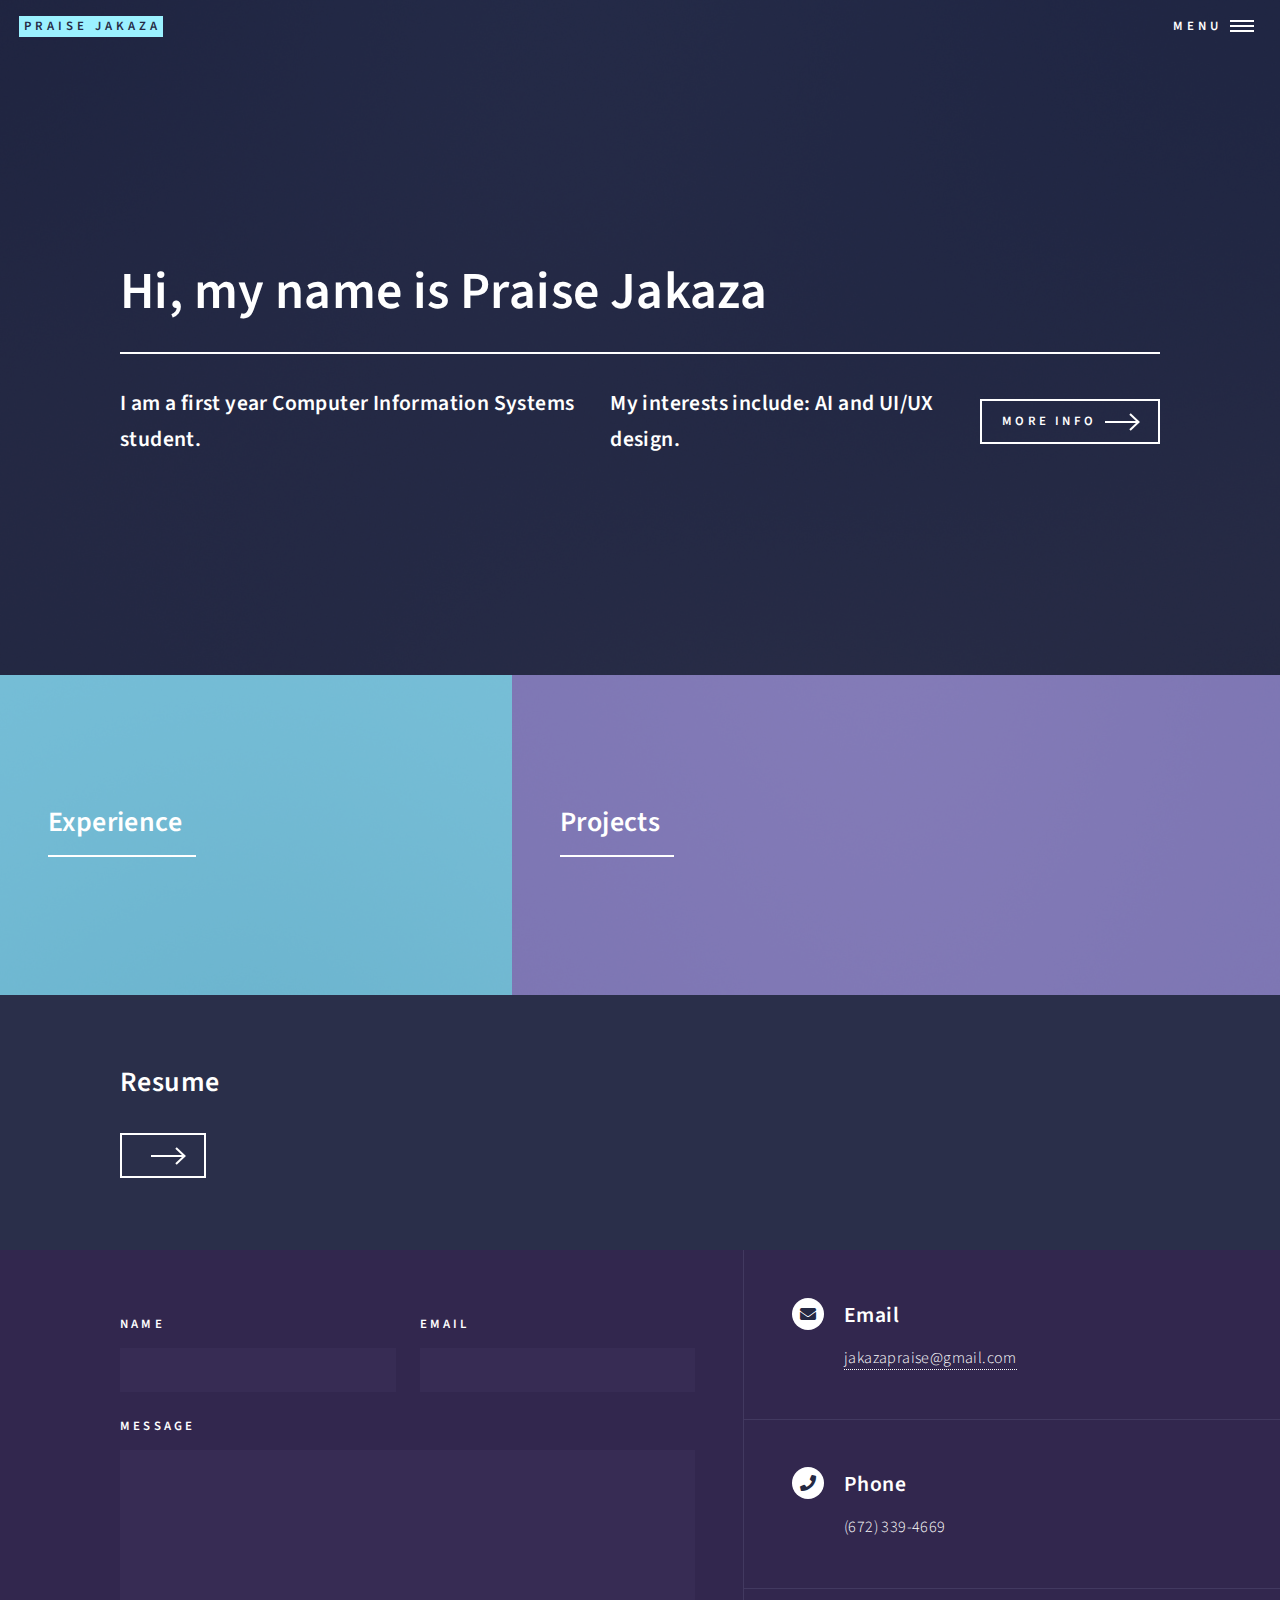
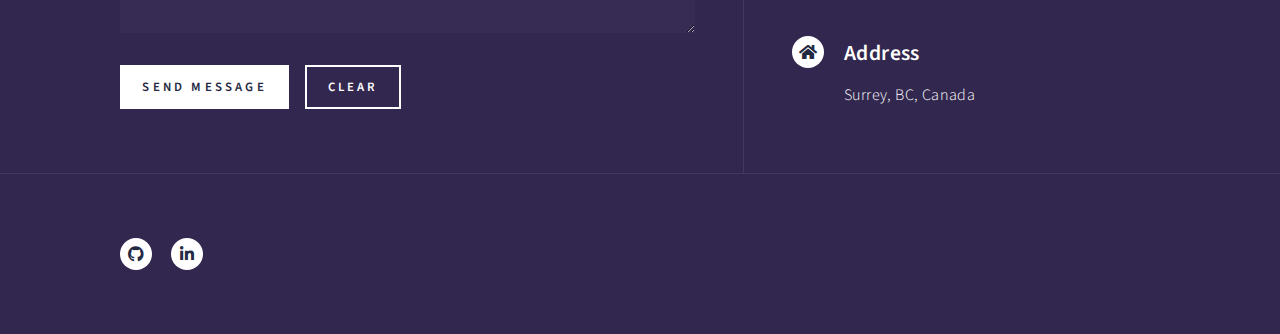
<file: index.html>
<!DOCTYPE HTML>
<html>
	<head>
		<title>Praise Jakaza-Home Page</title>
		<meta charset="utf-8" />
		<meta name="viewport" content="width=device-width, initial-scale=1, user-scalable=no" />
		<link rel="stylesheet" href="assets/css/main.css" />
		<noscript><link rel="stylesheet" href="assets/css/noscript.css" /></noscript>
	</head>
	<body class="is-preload">

		<!-- Wrapper -->
			<div id="wrapper">

				<!-- Header -->
					<header id="header" class="alt">
						<a href="index.html" class="logo"><strong>Praise Jakaza</strong></a>
						<nav>
							<a href="#menu">Menu</a>
						</nav>
					</header>

				<!-- Menu -->
					<nav id="menu">
						<ul class="links">
							<li><a href="index.html">Home</a></li>
							<li><a href="experience.html">Experience</a></li>
							<li><a href="projects.html">Projects</a></li>
							<li><a href="contact.html">Contact</a></li>
						</ul>
					</nav>

				<!-- Banner -->
					<section id="banner" class="major">
						<div class="inner">
							<header class="major">
								<h1>Hi, my name is Praise Jakaza</h1>
							</header>
							<div class="content">
								<h3>I am a first year Computer Information Systems student.</h3>
									<h3>My interests include: AI and UI/UX design.</h3> 
								<ul class="actions">
									<li><a href="#one" class="button next scrolly">More Info</a></li>
								</ul>
							</div>
						</div>
					</section>

				<!-- Main -->
					<div id="main">

						<!-- One -->
							<section id="one" class="tiles">
								<article>
									<span class="image">
										<img src="images/pic01.jpg" alt="Praise Jakaza" />
									</span>
									<header class="major">
										<h3><a href="experience.html" class="link">Experience</a></h3>
									</header>
								</article>
								<article>
									<span class="image">
										<img src="images/pic02.jpg" alt="Praise Jakaza" />
									</span>
									<header class="major">
										<h3><a href="projects.html" class="link">Projects</a></h3>
									</header>
								</article>
							</section>

						<!-- Two -->
							<section id="two">
								<div class="inner">
									<header>
										<div class="major">
											<h2>Resume</h2>
											<ul class="actions">
												<li><a href="resume.pdf" class="button next"></a></li>
											</ul>
											</div>
									</header>
								</div>
							</section>

					</div>

				<!-- Contact -->
					<section id="contact">
						<div class="inner">
							<section>
								<form method="post" action="#">
									<div class="fields">
										<div class="field half">
											<label for="name">Name</label>
											<input type="text" name="name" id="name" />
										</div>
										<div class="field half">
											<label for="email">Email</label>
											<input type="text" name="email" id="email" />
										</div>
										<div class="field">
											<label for="message">Message</label>
											<textarea name="message" id="message" rows="6"></textarea>
										</div>
									</div>
									<ul class="actions">
										<li><input type="submit" value="Send Message" class="primary" /></li>
										<li><input type="reset" value="Clear" /></li>
									</ul>
								</form>
							</section>
							<section class="split">
								<section>
									<div class="contact-method">
										<span class="icon solid alt fa-envelope"></span>
										<h3>Email</h3>
										<a href="#">jakazapraise@gmail.com</a>
									</div>
								</section>
								<section>
									<div class="contact-method">
										<span class="icon solid alt fa-phone"></span>
										<h3>Phone</h3>
										<span>(672) 339-4669</span>
									</div>
								</section>
								<section>
									<div class="contact-method">
										<span class="icon solid alt fa-home"></span>
										<h3>Address</h3>
										<span>Surrey, BC, Canada</span>
									</div>
								</section>
							</section>
						</div>
					</section>

				<!-- Footer -->
					<footer id="footer">
						<div class="inner">
							<ul class="icons">
								<li><a href="https://github.com/praisej04" class="icon brands alt fa-github"><span class="label">GitHub</span></a></li>
								<li><a href="https://www.linkedin.com/in/praise-jakaza-a1793926a" class="icon brands alt fa-linkedin-in"><span class="label">LinkedIn</span></a></li>
						</div>
					</footer>

			</div>

		<!-- Scripts -->
			<script src="assets/js/jquery.min.js"></script>
			<script src="assets/js/jquery.scrolly.min.js"></script>
			<script src="assets/js/jquery.scrollex.min.js"></script>
			<script src="assets/js/browser.min.js"></script>
			<script src="assets/js/breakpoints.min.js"></script>
			<script src="assets/js/util.js"></script>
			<script src="assets/js/main.js"></script>

	</body>
</html>
</file>
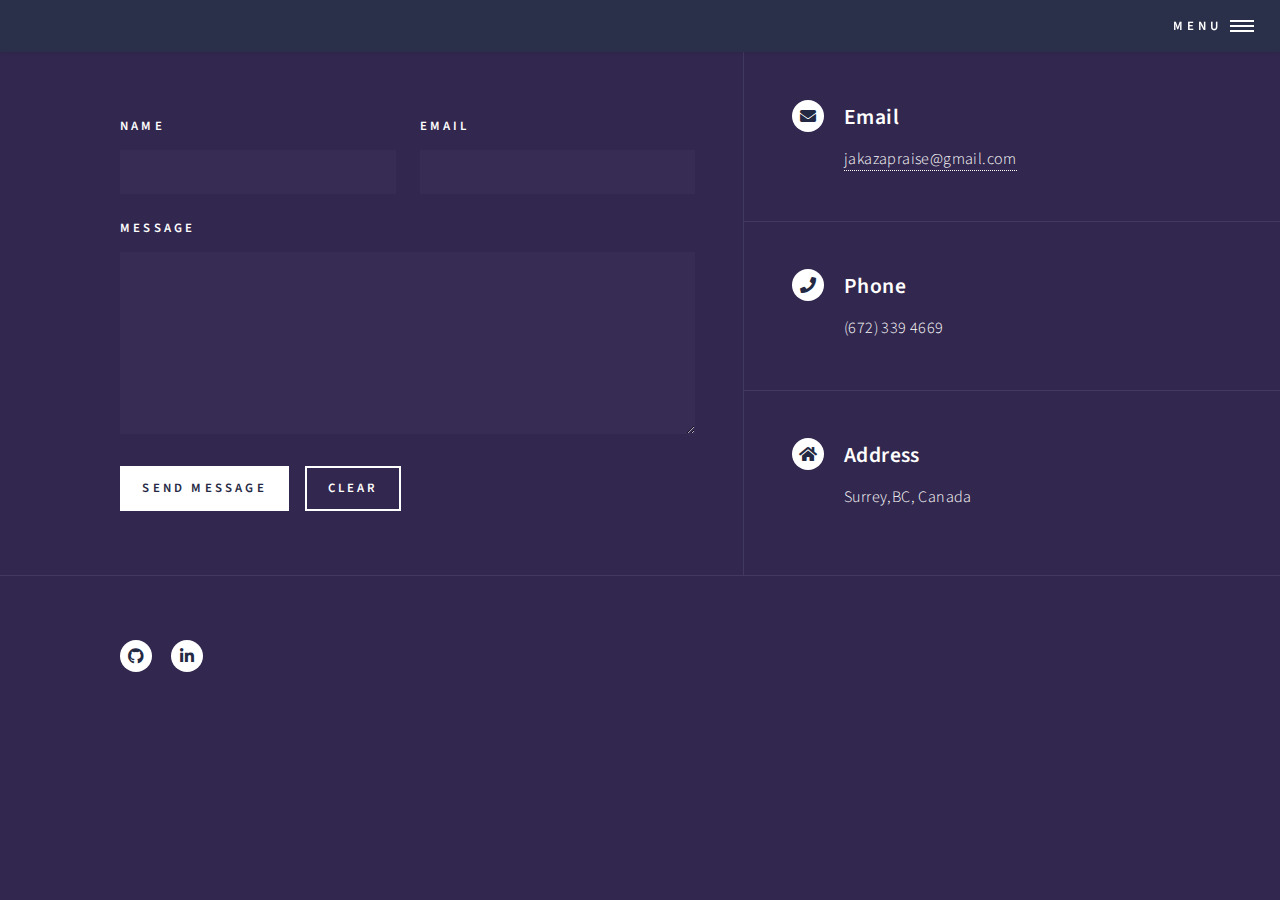
<file: contact.html>
<!DOCTYPE HTML>
<html>
	<head>
		<title>Praaise Jakaza- Landing Page</title>
		<meta charset="utf-8" />
		<meta name="viewport" content="width=device-width, initial-scale=1, user-scalable=no" />
		<link rel="stylesheet" href="assets/css/main.css" />
		<noscript><link rel="stylesheet" href="assets/css/noscript.css" /></noscript>
	</head>
	<body class="is-preload">
		<!-- Wrapper -->
		<div id="wrapper">

			<!-- Header -->
			<header id="header">
				<nav>
					<a href="#menu">Menu</a>
				</nav>
			</header>

			<!-- Menu -->
			<nav id="menu">
				<ul class="links">
					<li><a href="index.html">Home</a></li>
					<li><a href="experience.html">Experience</a></li>
					<li><a href="projects.html">Projects</a></li>
					<li><a href="contact.html">Contact</a></li>
				</ul>
			</nav>

			<!-- Contact -->
			<section id="contact">
				<div class="inner">
					<section>
						<form method="post" action="#">
							<div class="fields">
								<div class="field half">
									<label for="name">Name</label>
									<input type="text" name="name" id="name" />
								</div>
								<div class="field half">
									<label for="email">Email</label>
									<input type="text" name="email" id="email" />
								</div>
								<div class="field">
									<label for="message">Message</label>
									<textarea name="message" id="message" rows="6"></textarea>
								</div>
							</div>
							<ul class="actions">
								<li><input type="submit" value="Send Message" class="primary" /></li>
								<li><input type="reset" value="Clear" /></li>
							</ul>
						</form>
					</section>
					<section class="split">
						<section>
							<div class="contact-method">
								<span class="icon solid alt fa-envelope"></span>
								<h3>Email</h3>
								<a href="#">jakazapraise@gmail.com</a>
							</div>
						</section>
						<section>
							<div class="contact-method">
								<span class="icon solid alt fa-phone"></span>
								<h3>Phone</h3>
								<span>(672) 339 4669</span>
							</div>
						</section>
						<section>
							<div class="contact-method">
								<span class="icon solid alt fa-home"></span>
								<h3>Address</h3>
								<p>Surrey,BC, Canada</p>
							</div>
						</section>
					</section>
				</div>
			</section>

			<!-- Footer -->
			<footer id="footer">
				<div class="inner">
					<ul class="icons">
						<li><a href="#" class="icon brands alt fa-github"><span class="label">GitHub</span></a></li>
						<li><a href="#" class="icon brands alt fa-linkedin-in"><span class="label">LinkedIn</span></a></li>
					</ul>
				</div>
			</footer>

		</div>

		<!-- Scripts -->
		<script src="assets/js/jquery.min.js"></script>
		<script src="assets/js/jquery.scrolly.min.js"></script>
		<script src="assets/js/jquery.scrollex.min.js"></script>
		<script src="assets/js/browser.min.js"></script>
		<script src="assets/js/breakpoints.min.js"></script>
		<script src="assets/js/util.js"></script>
		<script src="assets/js/main.js"></script>

	</body>
</html>
</file>
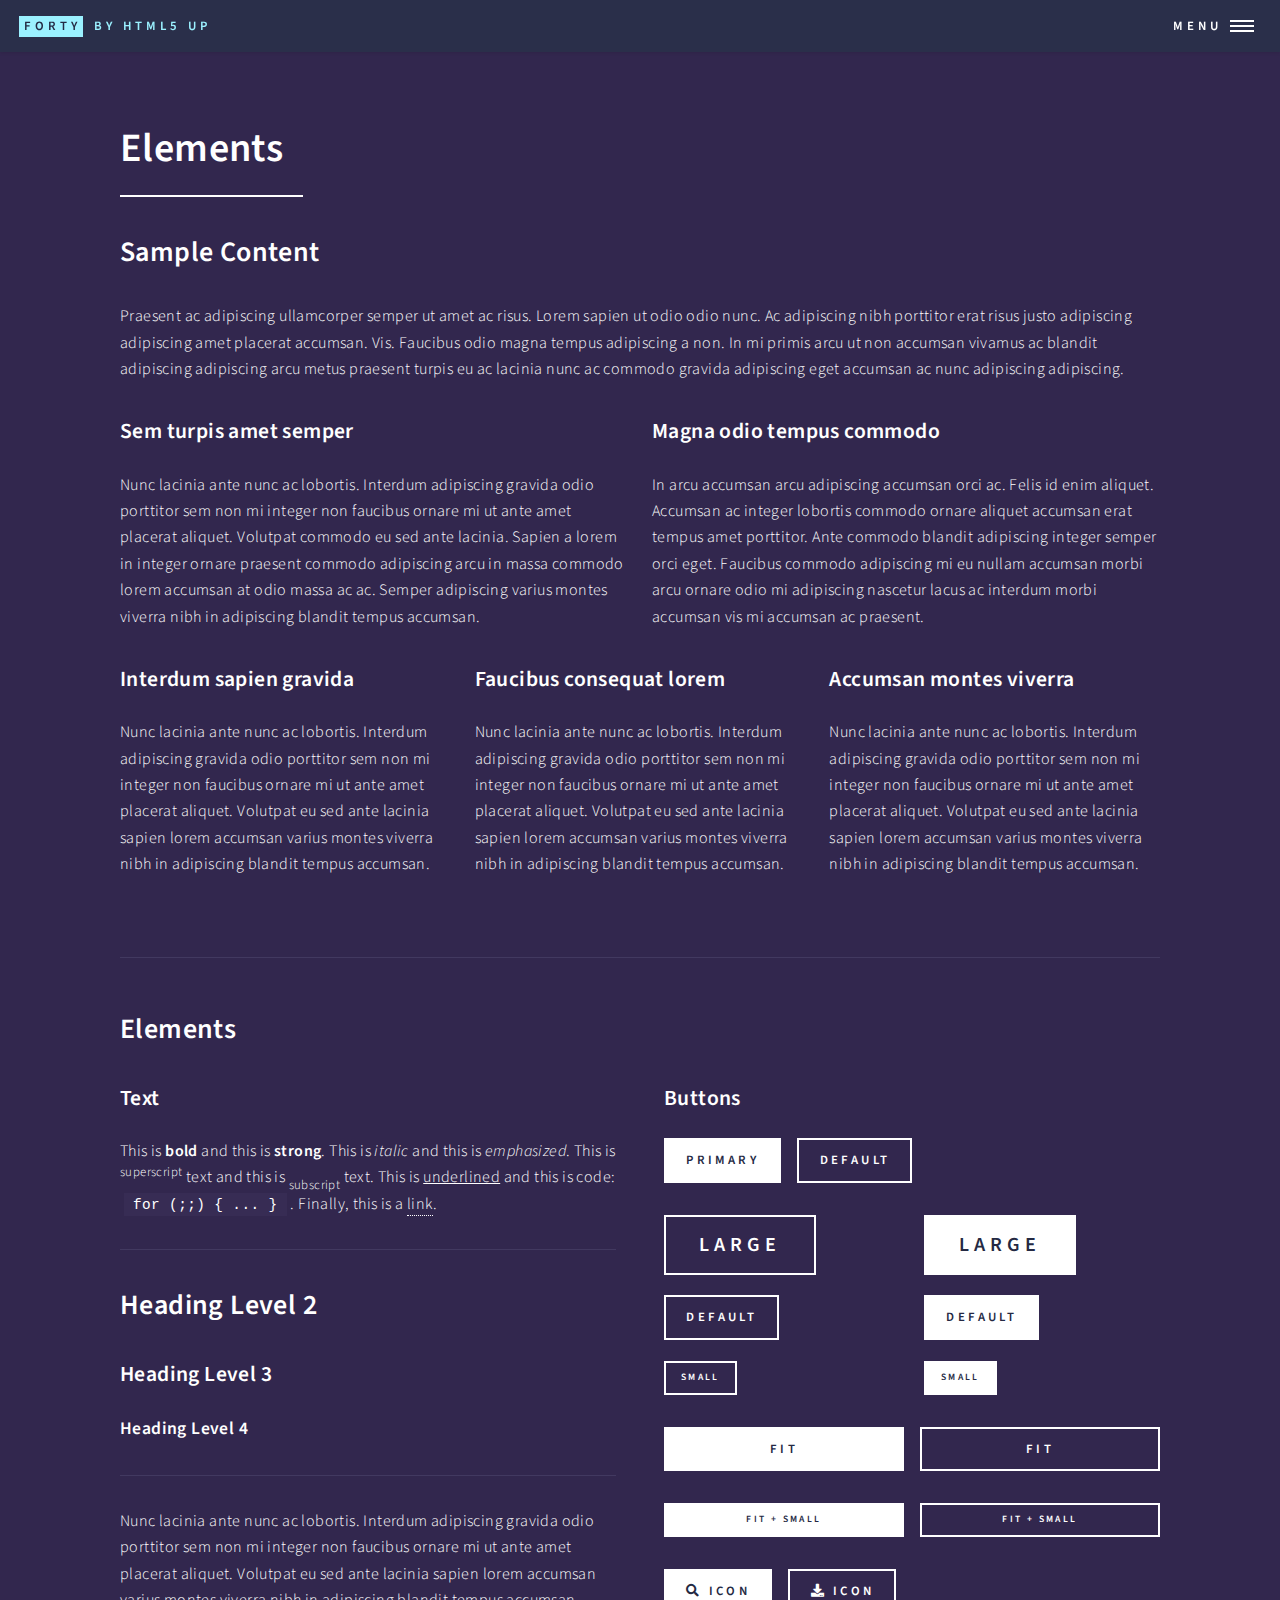
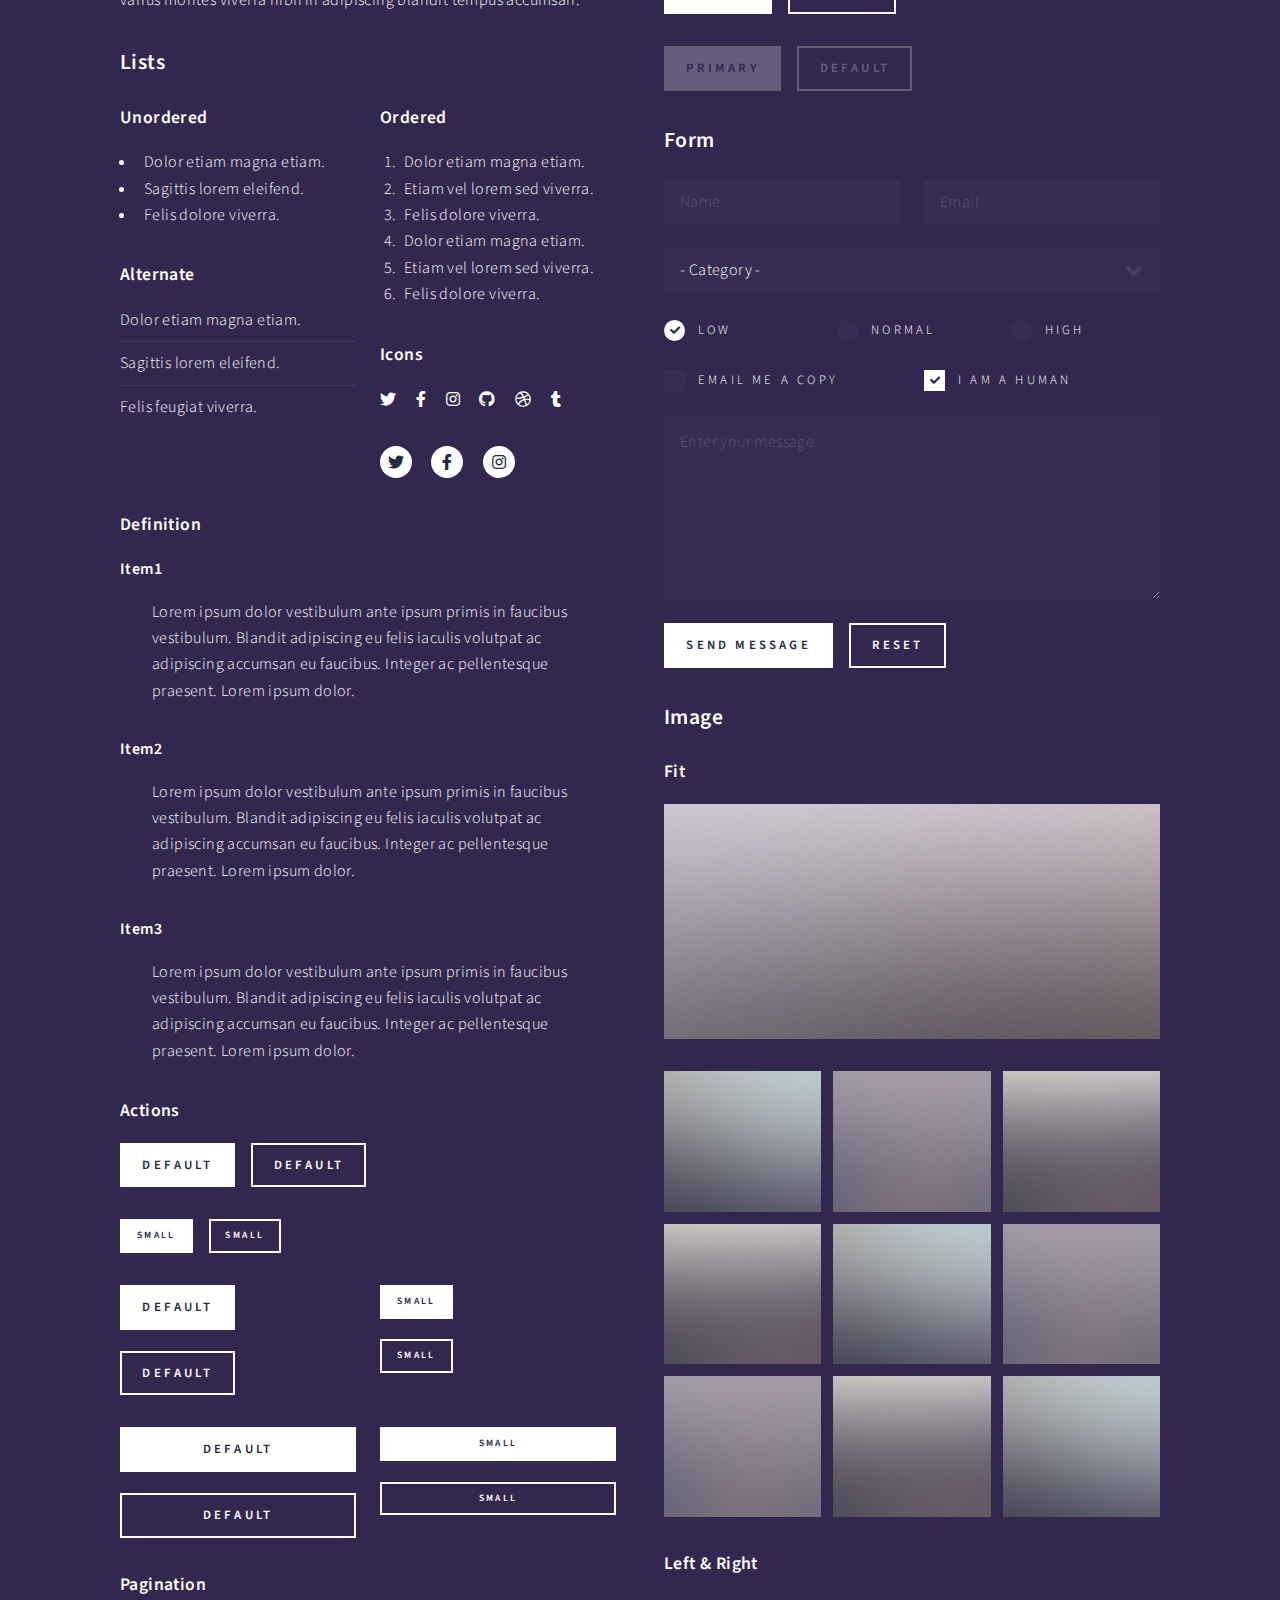
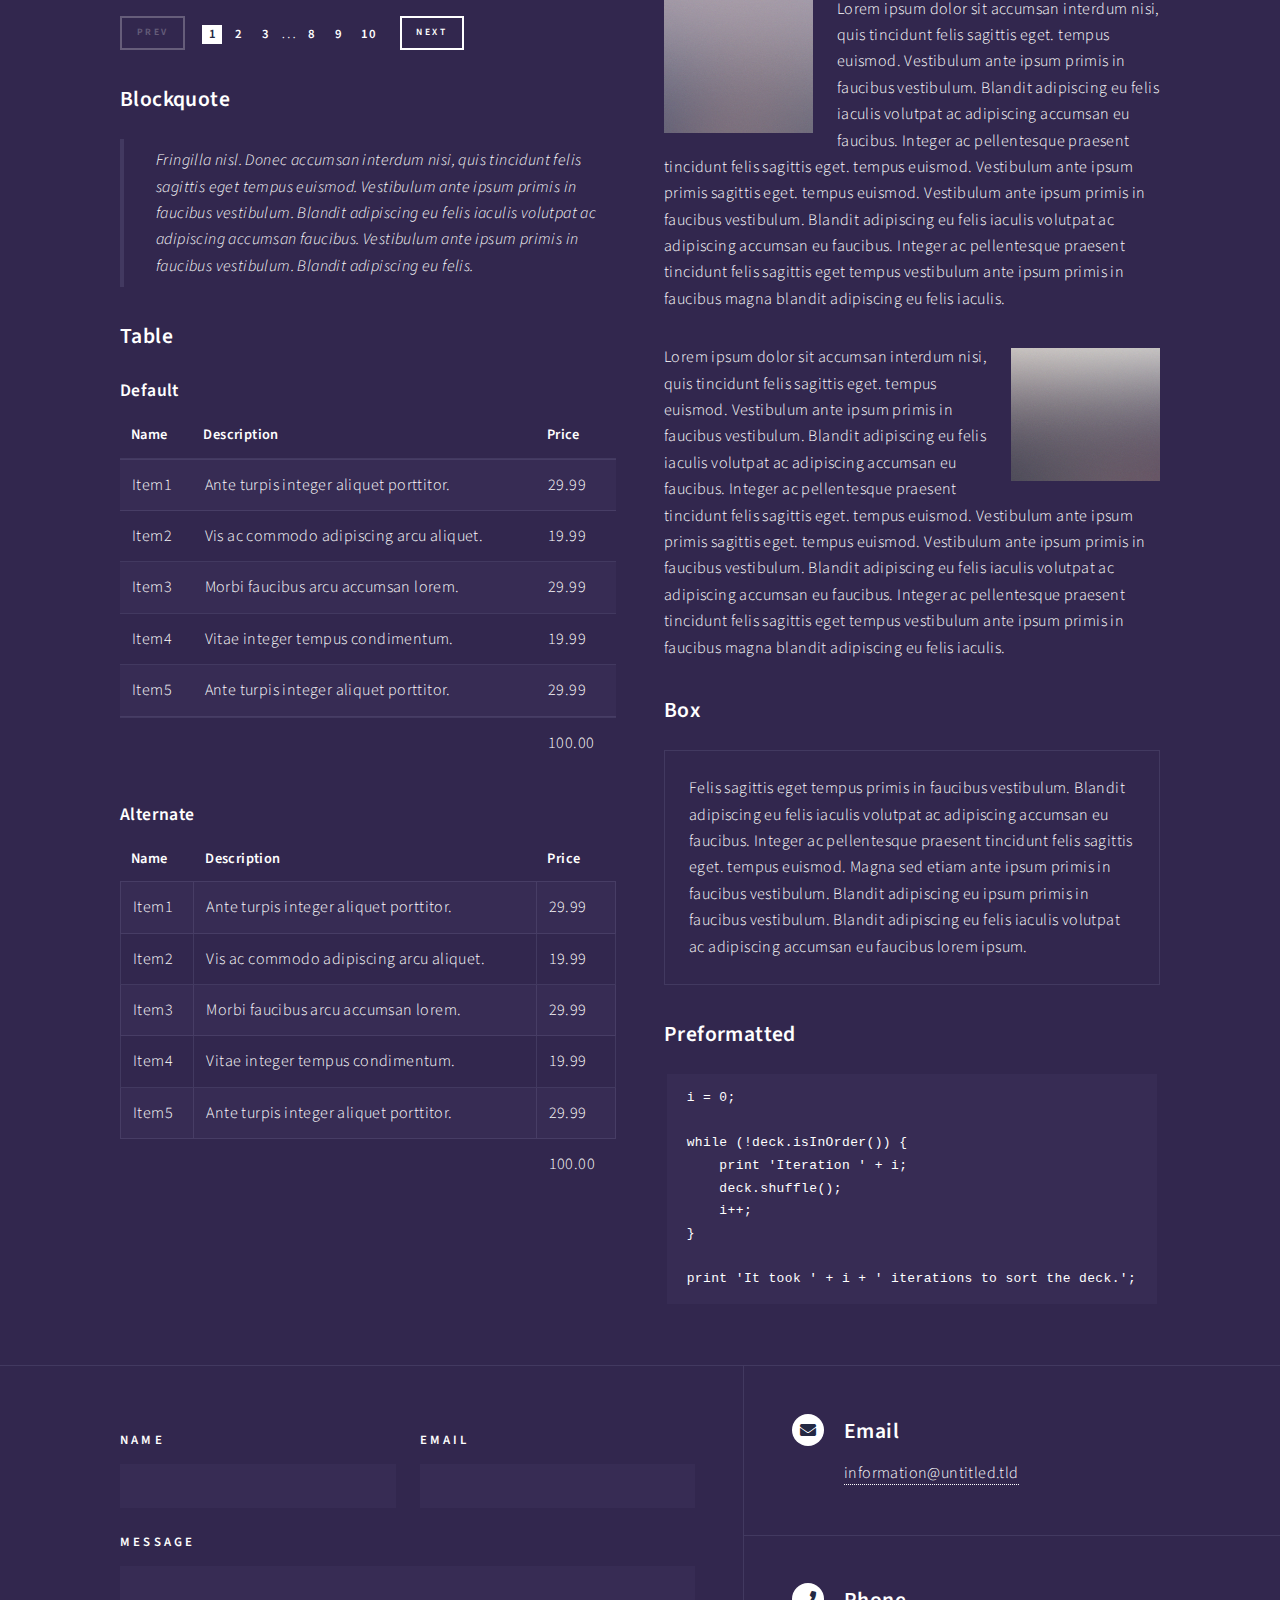
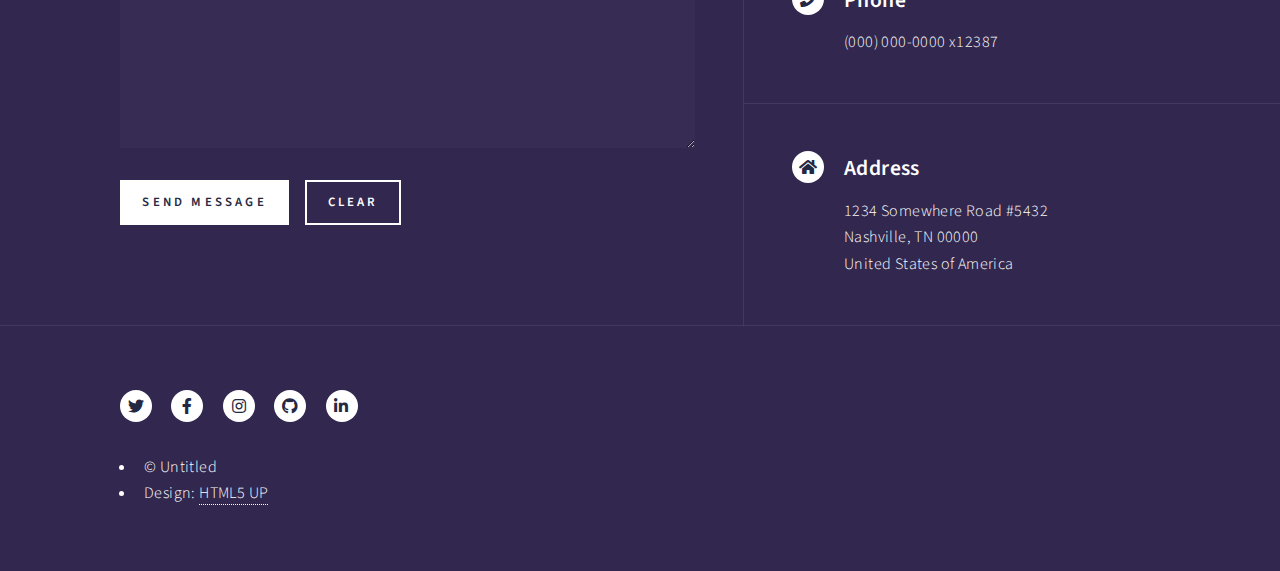
<file: elements.html>
<!DOCTYPE HTML>
<!--
	Forty by HTML5 UP
	html5up.net | @ajlkn
	Free for personal and commercial use under the CCA 3.0 license (html5up.net/license)
-->
<html>
	<head>
		<title>Elements - Forty by HTML5 UP</title>
		<meta charset="utf-8" />
		<meta name="viewport" content="width=device-width, initial-scale=1, user-scalable=no" />
		<link rel="stylesheet" href="assets/css/main.css" />
		<noscript><link rel="stylesheet" href="assets/css/noscript.css" /></noscript>
	</head>
	<body class="is-preload">

		<!-- Wrapper -->
			<div id="wrapper">

				<!-- Header -->
					<header id="header">
						<a href="index.html" class="logo"><strong>Forty</strong> <span>by HTML5 UP</span></a>
						<nav>
							<a href="#menu">Menu</a>
						</nav>
					</header>

				<!-- Menu -->
					<nav id="menu">
						<ul class="links">
							<li><a href="index.html">Home</a></li>
							<li><a href="landing.html">Landing</a></li>
							<li><a href="generic.html">Generic</a></li>
							<li><a href="elements.html">Elements</a></li>
						</ul>
						<ul class="actions stacked">
							<li><a href="#" class="button primary fit">Get Started</a></li>
							<li><a href="#" class="button fit">Log In</a></li>
						</ul>
					</nav>

				<!-- Main -->
					<div id="main" class="alt">

						<!-- One -->
							<section id="one">
								<div class="inner">
									<header class="major">
										<h1>Elements</h1>
									</header>

									<!-- Content -->
										<h2 id="content">Sample Content</h2>
										<p>Praesent ac adipiscing ullamcorper semper ut amet ac risus. Lorem sapien ut odio odio nunc. Ac adipiscing nibh porttitor erat risus justo adipiscing adipiscing amet placerat accumsan. Vis. Faucibus odio magna tempus adipiscing a non. In mi primis arcu ut non accumsan vivamus ac blandit adipiscing adipiscing arcu metus praesent turpis eu ac lacinia nunc ac commodo gravida adipiscing eget accumsan ac nunc adipiscing adipiscing.</p>
										<div class="row">
											<div class="col-6 col-12-small">
												<h3>Sem turpis amet semper</h3>
												<p>Nunc lacinia ante nunc ac lobortis. Interdum adipiscing gravida odio porttitor sem non mi integer non faucibus ornare mi ut ante amet placerat aliquet. Volutpat commodo eu sed ante lacinia. Sapien a lorem in integer ornare praesent commodo adipiscing arcu in massa commodo lorem accumsan at odio massa ac ac. Semper adipiscing varius montes viverra nibh in adipiscing blandit tempus accumsan.</p>
											</div>
											<div class="col-6 col-12-small">
												<h3>Magna odio tempus commodo</h3>
												<p>In arcu accumsan arcu adipiscing accumsan orci ac. Felis id enim aliquet. Accumsan ac integer lobortis commodo ornare aliquet accumsan erat tempus amet porttitor. Ante commodo blandit adipiscing integer semper orci eget. Faucibus commodo adipiscing mi eu nullam accumsan morbi arcu ornare odio mi adipiscing nascetur lacus ac interdum morbi accumsan vis mi accumsan ac praesent.</p>
											</div>
											<!-- Break -->
											<div class="col-4 col-12-medium">
												<h3>Interdum sapien gravida</h3>
												<p>Nunc lacinia ante nunc ac lobortis. Interdum adipiscing gravida odio porttitor sem non mi integer non faucibus ornare mi ut ante amet placerat aliquet. Volutpat eu sed ante lacinia sapien lorem accumsan varius montes viverra nibh in adipiscing blandit tempus accumsan.</p>
											</div>
											<div class="col-4 col-12-medium">
												<h3>Faucibus consequat lorem</h3>
												<p>Nunc lacinia ante nunc ac lobortis. Interdum adipiscing gravida odio porttitor sem non mi integer non faucibus ornare mi ut ante amet placerat aliquet. Volutpat eu sed ante lacinia sapien lorem accumsan varius montes viverra nibh in adipiscing blandit tempus accumsan.</p>
											</div>
											<div class="col-4 col-12-medium">
												<h3>Accumsan montes viverra</h3>
												<p>Nunc lacinia ante nunc ac lobortis. Interdum adipiscing gravida odio porttitor sem non mi integer non faucibus ornare mi ut ante amet placerat aliquet. Volutpat eu sed ante lacinia sapien lorem accumsan varius montes viverra nibh in adipiscing blandit tempus accumsan.</p>
											</div>
										</div>

									<hr class="major" />

									<!-- Elements -->
										<h2 id="elements">Elements</h2>
										<div class="row gtr-200">
											<div class="col-6 col-12-medium">

												<!-- Text stuff -->
													<h3>Text</h3>
													<p>This is <b>bold</b> and this is <strong>strong</strong>. This is <i>italic</i> and this is <em>emphasized</em>.
													This is <sup>superscript</sup> text and this is <sub>subscript</sub> text.
													This is <u>underlined</u> and this is code: <code>for (;;) { ... }</code>.
													Finally, this is a <a href="#">link</a>.</p>
													<hr />
													<h2>Heading Level 2</h2>
													<h3>Heading Level 3</h3>
													<h4>Heading Level 4</h4>
													<hr />
													<p>Nunc lacinia ante nunc ac lobortis. Interdum adipiscing gravida odio porttitor sem non mi integer non faucibus ornare mi ut ante amet placerat aliquet. Volutpat eu sed ante lacinia sapien lorem accumsan varius montes viverra nibh in adipiscing blandit tempus accumsan.</p>

												<!-- Lists -->
													<h3>Lists</h3>
													<div class="row">
														<div class="col-6 col-12-small">

															<h4>Unordered</h4>
															<ul>
																<li>Dolor etiam magna etiam.</li>
																<li>Sagittis lorem eleifend.</li>
																<li>Felis dolore viverra.</li>
															</ul>

															<h4>Alternate</h4>
															<ul class="alt">
																<li>Dolor etiam magna etiam.</li>
																<li>Sagittis lorem eleifend.</li>
																<li>Felis feugiat viverra.</li>
															</ul>

														</div>
														<div class="col-6 col-12-small">

															<h4>Ordered</h4>
															<ol>
																<li>Dolor etiam magna etiam.</li>
																<li>Etiam vel lorem sed viverra.</li>
																<li>Felis dolore viverra.</li>
																<li>Dolor etiam magna etiam.</li>
																<li>Etiam vel lorem sed viverra.</li>
																<li>Felis dolore viverra.</li>
															</ol>

															<h4>Icons</h4>
															<ul class="icons">
																<li><a href="#" class="icon brands fa-twitter"><span class="label">Twitter</span></a></li>
																<li><a href="#" class="icon brands fa-facebook-f"><span class="label">Facebook</span></a></li>
																<li><a href="#" class="icon brands fa-instagram"><span class="label">Instagram</span></a></li>
																<li><a href="#" class="icon brands fa-github"><span class="label">Github</span></a></li>
																<li><a href="#" class="icon brands fa-dribbble"><span class="label">Dribbble</span></a></li>
																<li><a href="#" class="icon brands fa-tumblr"><span class="label">Tumblr</span></a></li>
															</ul>
															<ul class="icons">
																<li><a href="#" class="icon brands alt fa-twitter"><span class="label">Twitter</span></a></li>
																<li><a href="#" class="icon brands alt fa-facebook-f"><span class="label">Facebook</span></a></li>
																<li><a href="#" class="icon brands alt fa-instagram"><span class="label">Instagram</span></a></li>
															</ul>

														</div>
													</div>
													<h4>Definition</h4>
													<dl>
														<dt>Item1</dt>
														<dd>
															<p>Lorem ipsum dolor vestibulum ante ipsum primis in faucibus vestibulum. Blandit adipiscing eu felis iaculis volutpat ac adipiscing accumsan eu faucibus. Integer ac pellentesque praesent. Lorem ipsum dolor.</p>
														</dd>
														<dt>Item2</dt>
														<dd>
															<p>Lorem ipsum dolor vestibulum ante ipsum primis in faucibus vestibulum. Blandit adipiscing eu felis iaculis volutpat ac adipiscing accumsan eu faucibus. Integer ac pellentesque praesent. Lorem ipsum dolor.</p>
														</dd>
														<dt>Item3</dt>
														<dd>
															<p>Lorem ipsum dolor vestibulum ante ipsum primis in faucibus vestibulum. Blandit adipiscing eu felis iaculis volutpat ac adipiscing accumsan eu faucibus. Integer ac pellentesque praesent. Lorem ipsum dolor.</p>
														</dd>
													</dl>

													<h4>Actions</h4>
													<ul class="actions">
														<li><a href="#" class="button primary">Default</a></li>
														<li><a href="#" class="button">Default</a></li>
													</ul>
													<ul class="actions small">
														<li><a href="#" class="button primary small">Small</a></li>
														<li><a href="#" class="button small">Small</a></li>
													</ul>
													<div class="row">
														<div class="col-6 col-12-small">
															<ul class="actions stacked">
																<li><a href="#" class="button primary">Default</a></li>
																<li><a href="#" class="button">Default</a></li>
															</ul>
														</div>
														<div class="col-6 col-12-small">
															<ul class="actions stacked">
																<li><a href="#" class="button primary small">Small</a></li>
																<li><a href="#" class="button small">Small</a></li>
															</ul>
														</div>
														<div class="col-6 col-12-small">
															<ul class="actions stacked">
																<li><a href="#" class="button primary fit">Default</a></li>
																<li><a href="#" class="button fit">Default</a></li>
															</ul>
														</div>
														<div class="col-6 col-12-small">
															<ul class="actions stacked">
																<li><a href="#" class="button primary small fit">Small</a></li>
																<li><a href="#" class="button small fit">Small</a></li>
															</ul>
														</div>
													</div>

													<h4>Pagination</h4>
													<ul class="pagination">
														<li><span class="button small disabled">Prev</span></li>
														<li><a href="#" class="page active">1</a></li>
														<li><a href="#" class="page">2</a></li>
														<li><a href="#" class="page">3</a></li>
														<li><span>&hellip;</span></li>
														<li><a href="#" class="page">8</a></li>
														<li><a href="#" class="page">9</a></li>
														<li><a href="#" class="page">10</a></li>
														<li><a href="#" class="button small">Next</a></li>
													</ul>

												<!-- Blockquote -->
													<h3>Blockquote</h3>
													<blockquote>Fringilla nisl. Donec accumsan interdum nisi, quis tincidunt felis sagittis eget tempus euismod. Vestibulum ante ipsum primis in faucibus vestibulum. Blandit adipiscing eu felis iaculis volutpat ac adipiscing accumsan faucibus. Vestibulum ante ipsum primis in faucibus vestibulum. Blandit adipiscing eu felis.</blockquote>

												<!-- Table -->
													<h3>Table</h3>

													<h4>Default</h4>
													<div class="table-wrapper">
														<table>
															<thead>
																<tr>
																	<th>Name</th>
																	<th>Description</th>
																	<th>Price</th>
																</tr>
															</thead>
															<tbody>
																<tr>
																	<td>Item1</td>
																	<td>Ante turpis integer aliquet porttitor.</td>
																	<td>29.99</td>
																</tr>
																<tr>
																	<td>Item2</td>
																	<td>Vis ac commodo adipiscing arcu aliquet.</td>
																	<td>19.99</td>
																</tr>
																<tr>
																	<td>Item3</td>
																	<td> Morbi faucibus arcu accumsan lorem.</td>
																	<td>29.99</td>
																</tr>
																<tr>
																	<td>Item4</td>
																	<td>Vitae integer tempus condimentum.</td>
																	<td>19.99</td>
																</tr>
																<tr>
																	<td>Item5</td>
																	<td>Ante turpis integer aliquet porttitor.</td>
																	<td>29.99</td>
																</tr>
															</tbody>
															<tfoot>
																<tr>
																	<td colspan="2"></td>
																	<td>100.00</td>
																</tr>
															</tfoot>
														</table>
													</div>

													<h4>Alternate</h4>
													<div class="table-wrapper">
														<table class="alt">
															<thead>
																<tr>
																	<th>Name</th>
																	<th>Description</th>
																	<th>Price</th>
																</tr>
															</thead>
															<tbody>
																<tr>
																	<td>Item1</td>
																	<td>Ante turpis integer aliquet porttitor.</td>
																	<td>29.99</td>
																</tr>
																<tr>
																	<td>Item2</td>
																	<td>Vis ac commodo adipiscing arcu aliquet.</td>
																	<td>19.99</td>
																</tr>
																<tr>
																	<td>Item3</td>
																	<td> Morbi faucibus arcu accumsan lorem.</td>
																	<td>29.99</td>
																</tr>
																<tr>
																	<td>Item4</td>
																	<td>Vitae integer tempus condimentum.</td>
																	<td>19.99</td>
																</tr>
																<tr>
																	<td>Item5</td>
																	<td>Ante turpis integer aliquet porttitor.</td>
																	<td>29.99</td>
																</tr>
															</tbody>
															<tfoot>
																<tr>
																	<td colspan="2"></td>
																	<td>100.00</td>
																</tr>
															</tfoot>
														</table>
													</div>

											</div>
											<div class="col-6 col-12-medium">

												<!-- Buttons -->
													<h3>Buttons</h3>
													<ul class="actions">
														<li><a href="#" class="button primary">Primary</a></li>
														<li><a href="#" class="button">Default</a></li>
													</ul>
													<div class="row">
														<div class="col-6 col-12-xsmall">
															<ul class="actions stacked">
																<li><a href="#" class="button large">Large</a></li>
																<li><a href="#" class="button">Default</a></li>
																<li><a href="#" class="button small">Small</a></li>
															</ul>
														</div>
														<div class="col-6 col-12-xsmall">
															<ul class="actions stacked">
																<li><a href="#" class="button primary large">Large</a></li>
																<li><a href="#" class="button primary">Default</a></li>
																<li><a href="#" class="button primary small">Small</a></li>
															</ul>
														</div>
													</div>
													<ul class="actions fit">
														<li><a href="#" class="button primary fit">Fit</a></li>
														<li><a href="#" class="button fit">Fit</a></li>
													</ul>
													<ul class="actions fit small">
														<li><a href="#" class="button primary fit small">Fit + Small</a></li>
														<li><a href="#" class="button fit small">Fit + Small</a></li>
													</ul>
													<ul class="actions">
														<li><a href="#" class="button primary icon solid fa-search">Icon</a></li>
														<li><a href="#" class="button icon solid fa-download">Icon</a></li>
													</ul>
													<ul class="actions">
														<li><span class="button primary disabled">Primary</span></li>
														<li><span class="button disabled">Default</span></li>
													</ul>

												<!-- Form -->
													<h3>Form</h3>

													<form method="post" action="#">
														<div class="row gtr-uniform">
															<div class="col-6 col-12-xsmall">
																<input type="text" name="demo-name" id="demo-name" value="" placeholder="Name" />
															</div>
															<div class="col-6 col-12-xsmall">
																<input type="email" name="demo-email" id="demo-email" value="" placeholder="Email" />
															</div>
															<!-- Break -->
															<div class="col-12">
																<select name="demo-category" id="demo-category">
																	<option value="">- Category -</option>
																	<option value="1">Manufacturing</option>
																	<option value="1">Shipping</option>
																	<option value="1">Administration</option>
																	<option value="1">Human Resources</option>
																</select>
															</div>
															<!-- Break -->
															<div class="col-4 col-12-small">
																<input type="radio" id="demo-priority-low" name="demo-priority" checked>
																<label for="demo-priority-low">Low</label>
															</div>
															<div class="col-4 col-12-small">
																<input type="radio" id="demo-priority-normal" name="demo-priority">
																<label for="demo-priority-normal">Normal</label>
															</div>
															<div class="col-4 col-12-small">
																<input type="radio" id="demo-priority-high" name="demo-priority">
																<label for="demo-priority-high">High</label>
															</div>
															<!-- Break -->
															<div class="col-6 col-12-small">
																<input type="checkbox" id="demo-copy" name="demo-copy">
																<label for="demo-copy">Email me a copy</label>
															</div>
															<div class="col-6 col-12-small">
																<input type="checkbox" id="demo-human" name="demo-human" checked>
																<label for="demo-human">I am a human</label>
															</div>
															<!-- Break -->
															<div class="col-12">
																<textarea name="demo-message" id="demo-message" placeholder="Enter your message" rows="6"></textarea>
															</div>
															<!-- Break -->
															<div class="col-12">
																<ul class="actions">
																	<li><input type="submit" value="Send Message" class="primary" /></li>
																	<li><input type="reset" value="Reset" /></li>
																</ul>
															</div>
														</div>
													</form>

												<!-- Image -->
													<h3>Image</h3>

													<h4>Fit</h4>
													<span class="image fit"><img src="images/pic03.jpg" alt="" /></span>
													<div class="box alt">
														<div class="row gtr-50 gtr-uniform">
															<div class="col-4"><span class="image fit"><img src="images/pic08.jpg" alt="" /></span></div>
															<div class="col-4"><span class="image fit"><img src="images/pic09.jpg" alt="" /></span></div>
															<div class="col-4"><span class="image fit"><img src="images/pic10.jpg" alt="" /></span></div>
															<!-- Break -->
															<div class="col-4"><span class="image fit"><img src="images/pic10.jpg" alt="" /></span></div>
															<div class="col-4"><span class="image fit"><img src="images/pic08.jpg" alt="" /></span></div>
															<div class="col-4"><span class="image fit"><img src="images/pic09.jpg" alt="" /></span></div>
															<!-- Break -->
															<div class="col-4"><span class="image fit"><img src="images/pic09.jpg" alt="" /></span></div>
															<div class="col-4"><span class="image fit"><img src="images/pic10.jpg" alt="" /></span></div>
															<div class="col-4"><span class="image fit"><img src="images/pic08.jpg" alt="" /></span></div>
														</div>
													</div>

													<h4>Left &amp; Right</h4>
													<p><span class="image left"><img src="images/pic09.jpg" alt="" /></span>Lorem ipsum dolor sit accumsan interdum nisi, quis tincidunt felis sagittis eget. tempus euismod. Vestibulum ante ipsum primis in faucibus vestibulum. Blandit adipiscing eu felis iaculis volutpat ac adipiscing accumsan eu faucibus. Integer ac pellentesque praesent tincidunt felis sagittis eget. tempus euismod. Vestibulum ante ipsum primis sagittis eget. tempus euismod. Vestibulum ante ipsum primis in faucibus vestibulum. Blandit adipiscing eu felis iaculis volutpat ac adipiscing accumsan eu faucibus. Integer ac pellentesque praesent tincidunt felis sagittis eget tempus vestibulum ante ipsum primis in faucibus magna blandit adipiscing eu felis iaculis.</p>
													<p><span class="image right"><img src="images/pic10.jpg" alt="" /></span>Lorem ipsum dolor sit accumsan interdum nisi, quis tincidunt felis sagittis eget. tempus euismod. Vestibulum ante ipsum primis in faucibus vestibulum. Blandit adipiscing eu felis iaculis volutpat ac adipiscing accumsan eu faucibus. Integer ac pellentesque praesent tincidunt felis sagittis eget. tempus euismod. Vestibulum ante ipsum primis sagittis eget. tempus euismod. Vestibulum ante ipsum primis in faucibus vestibulum. Blandit adipiscing eu felis iaculis volutpat ac adipiscing accumsan eu faucibus. Integer ac pellentesque praesent tincidunt felis sagittis eget tempus vestibulum ante ipsum primis in faucibus magna blandit adipiscing eu felis iaculis.</p>

												<!-- Box -->
													<h3>Box</h3>
													<div class="box">
														<p>Felis sagittis eget tempus primis in faucibus vestibulum. Blandit adipiscing eu felis iaculis volutpat ac adipiscing accumsan eu faucibus. Integer ac pellentesque praesent tincidunt felis sagittis eget. tempus euismod. Magna sed etiam ante ipsum primis in faucibus vestibulum. Blandit adipiscing eu ipsum primis in faucibus vestibulum. Blandit adipiscing eu felis iaculis volutpat ac adipiscing accumsan eu faucibus lorem ipsum.</p>
													</div>

												<!-- Preformatted Code -->
													<h3>Preformatted</h3>
													<pre><code>i = 0;

while (!deck.isInOrder()) {
    print 'Iteration ' + i;
    deck.shuffle();
    i++;
}

print 'It took ' + i + ' iterations to sort the deck.';
</code></pre>

											</div>
										</div>

								</div>
							</section>

					</div>

				<!-- Contact -->
					<section id="contact">
						<div class="inner">
							<section>
								<form method="post" action="#">
									<div class="fields">
										<div class="field half">
											<label for="name">Name</label>
											<input type="text" name="name" id="name" />
										</div>
										<div class="field half">
											<label for="email">Email</label>
											<input type="text" name="email" id="email" />
										</div>
										<div class="field">
											<label for="message">Message</label>
											<textarea name="message" id="message" rows="6"></textarea>
										</div>
									</div>
									<ul class="actions">
										<li><input type="submit" value="Send Message" class="primary" /></li>
										<li><input type="reset" value="Clear" /></li>
									</ul>
								</form>
							</section>
							<section class="split">
								<section>
									<div class="contact-method">
										<span class="icon solid alt fa-envelope"></span>
										<h3>Email</h3>
										<a href="#">information@untitled.tld</a>
									</div>
								</section>
								<section>
									<div class="contact-method">
										<span class="icon solid alt fa-phone"></span>
										<h3>Phone</h3>
										<span>(000) 000-0000 x12387</span>
									</div>
								</section>
								<section>
									<div class="contact-method">
										<span class="icon solid alt fa-home"></span>
										<h3>Address</h3>
										<span>1234 Somewhere Road #5432<br />
										Nashville, TN 00000<br />
										United States of America</span>
									</div>
								</section>
							</section>
						</div>
					</section>

				<!-- Footer -->
					<footer id="footer">
						<div class="inner">
							<ul class="icons">
								<li><a href="#" class="icon brands alt fa-twitter"><span class="label">Twitter</span></a></li>
								<li><a href="#" class="icon brands alt fa-facebook-f"><span class="label">Facebook</span></a></li>
								<li><a href="#" class="icon brands alt fa-instagram"><span class="label">Instagram</span></a></li>
								<li><a href="#" class="icon brands alt fa-github"><span class="label">GitHub</span></a></li>
								<li><a href="#" class="icon brands alt fa-linkedin-in"><span class="label">LinkedIn</span></a></li>
							</ul>
							<ul class="copyright">
								<li>&copy; Untitled</li><li>Design: <a href="https://html5up.net">HTML5 UP</a></li>
							</ul>
						</div>
					</footer>

			</div>

		<!-- Scripts -->
			<script src="assets/js/jquery.min.js"></script>
			<script src="assets/js/jquery.scrolly.min.js"></script>
			<script src="assets/js/jquery.scrollex.min.js"></script>
			<script src="assets/js/browser.min.js"></script>
			<script src="assets/js/breakpoints.min.js"></script>
			<script src="assets/js/util.js"></script>
			<script src="assets/js/main.js"></script>

	</body>
</html>
</file>
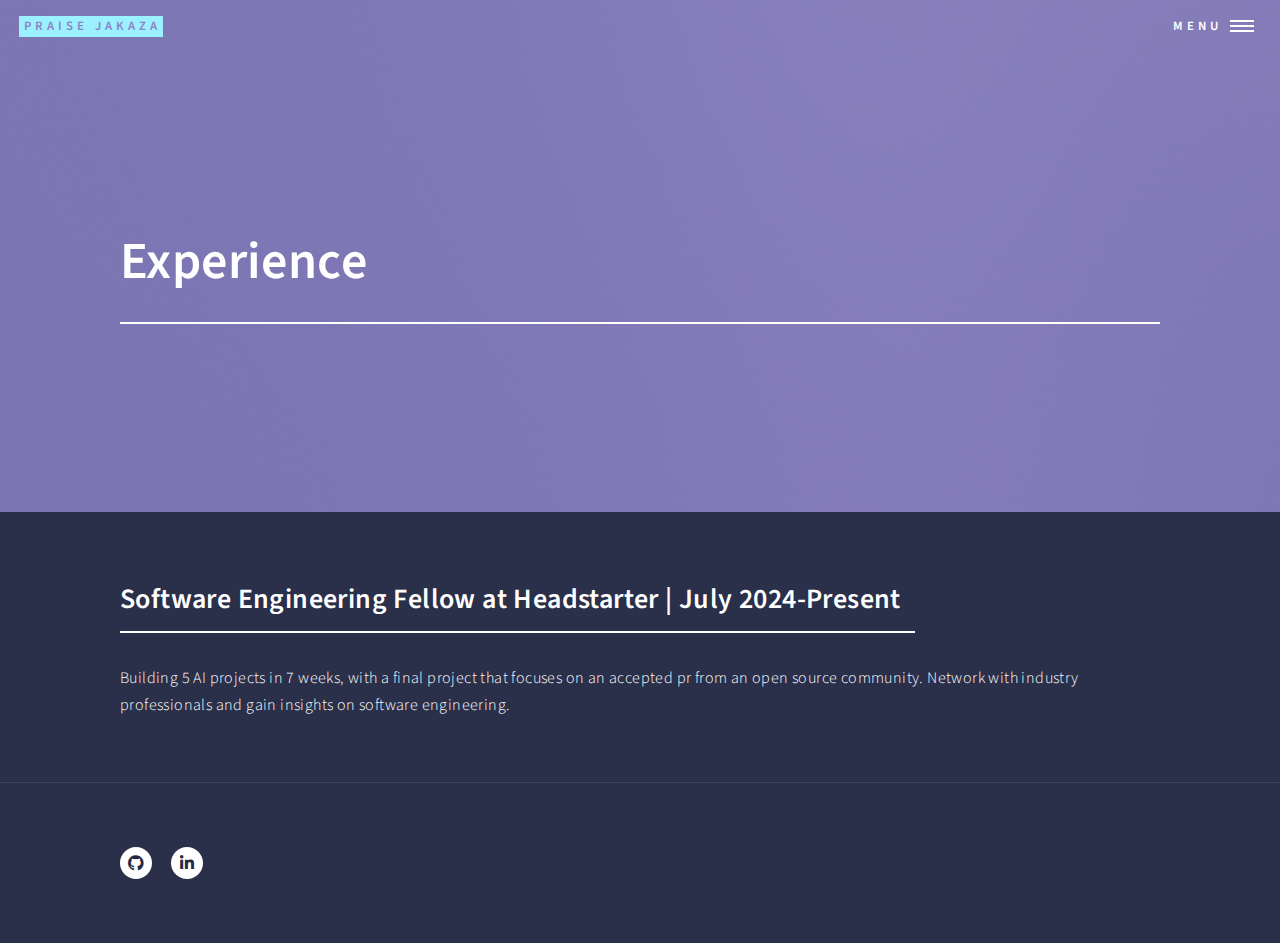
<file: experience.html>
<!DOCTYPE HTML>

<html>
	<head>
		<title>Praise Jakaza-Experience Page</title>
		<meta charset="utf-8" />
		<meta name="viewport" content="width=device-width, initial-scale=1, user-scalable=no" />
		<link rel="stylesheet" href="assets/css/main.css" />
		<noscript><link rel="stylesheet" href="assets/css/noscript.css" /></noscript>
	</head>
	<body class="is-preload">

		<!-- Wrapper -->
			<div id="wrapper">

				<!-- Header -->
				<!-- Note: The "styleN" class below should match that of the banner element. -->
					<header id="header" class="alt style2">
						<a href="index.html" class="logo"><strong>Praise Jakaza</strong></a>
						<nav>
							<a href="#menu">Menu</a>
						</nav>
					</header>

				<!-- Menu -->
					<nav id="menu">
						<ul class="links">
							<li><a href="index.html">Home</a></li>
							<li><a href="experience.html">Experience</a></li>
							<li><a href="projects.html">Projects</a></li>
							<li><a href="contact.html">Contact</a></li>
						</ul>
					</nav>

				<!-- Banner -->
				<!-- Note: The "styleN" class below should match that of the header element. -->
					<section id="banner" class="style2">
						<div class="inner">
							<span class="image">
								<img src="images/pic07.jpg" alt="" />
							</span>
							<header class="major">
								<h1>Experience</h1>
							</header>
						</div>
					</section>

				<!-- Main -->
					<div id="main">

						<!-- One -->
							<section id="one">
								<div class="inner">
									<header class="major">
										<h2><bold>Software Engineering Fellow at Headstarter | July 2024-Present</h2>
									</header>
									<p>Building 5 AI projects in 7 weeks, with  a final project that focuses on an accepted pr from an open source community. Network with industry professionals and gain insights on software engineering.</p>
								</div>
							</section>
				
				<!-- Footer -->
					<footer id="footer">
						<div class="inner">
							<ul class="icons">
								<li><a href="https://github.com/praisej04" class="icon brands alt fa-github"><span class="label">GitHub</span></a></li>
								<li><a href="https://www.linkedin.com/in/praise-jakaza-a1793926a" class="icon brands alt fa-linkedin-in"><span class="label">LinkedIn</span></a></li>
						</div>
					</footer>

			</div>

		<!-- Scripts -->
			<script src="assets/js/jquery.min.js"></script>
			<script src="assets/js/jquery.scrolly.min.js"></script>
			<script src="assets/js/jquery.scrollex.min.js"></script>
			<script src="assets/js/browser.min.js"></script>
			<script src="assets/js/breakpoints.min.js"></script>
			<script src="assets/js/util.js"></script>
			<script src="assets/js/main.js"></script>

	</body>
</html>
</file>
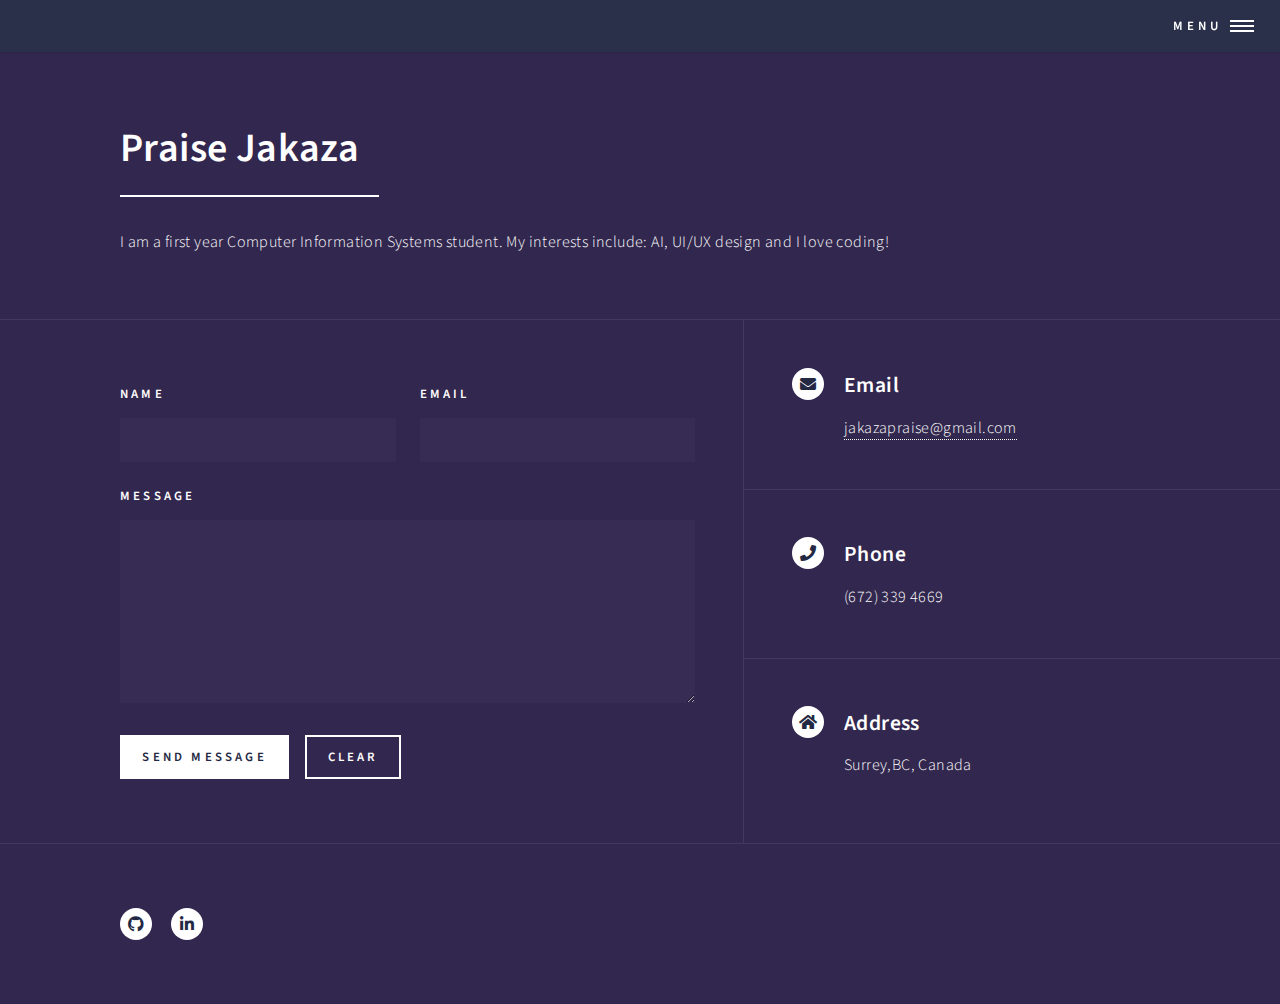
<file: generic.html>
<!DOCTYPE HTML>
<!--
	Forty by HTML5 UP
	html5up.net | @ajlkn
	Free for personal and commercial use under the CCA 3.0 license (html5up.net/license)
-->
<html>
	<head>
		<title>Praaise Jakaza- Landing Page</title>
		<meta charset="utf-8" />
		<meta name="viewport" content="width=device-width, initial-scale=1, user-scalable=no" />
		<link rel="stylesheet" href="assets/css/main.css" />
		<noscript><link rel="stylesheet" href="assets/css/noscript.css" /></noscript>
	</head>
	<body class="is-preload">
		<!-- Wrapper -->
		<div id="wrapper">

			<!-- Header -->
			<header id="header">
				<nav>
					<a href="#menu">Menu</a>
				</nav>
			</header>

			<!-- Menu -->
			<nav id="menu">
				<ul class="links">
					<li><a href="index.html">Home</a></li>
					<li><a href="landing.html">Landing</a></li>
					<li><a href="generic.html">Generic</a></li>
					<li><a href="elements.html">Elements</a></li>
				</ul>
				<ul class="actions stacked">
					<li><a href="#" class="button primary fit">Get Started</a></li>
					<li><a href="#" class="button fit">Log In</a></li>
				</ul>
			</nav>

			<!-- Main -->
			<div id="main" class="alt">

				<!-- One -->
				<section id="one">
					<div class="inner">
						<header class="major">
							<h1>Praise Jakaza</h1>
						</header>
						<p>I am a first year Computer Information Systems student. My interests include: AI, UI/UX design and I love coding!</p>
					</div>
				</section>

			</div>

			<!-- Contact -->
			<section id="contact">
				<div class="inner">
					<section>
						<form method="post" action="#">
							<div class="fields">
								<div class="field half">
									<label for="name">Name</label>
									<input type="text" name="name" id="name" />
								</div>
								<div class="field half">
									<label for="email">Email</label>
									<input type="text" name="email" id="email" />
								</div>
								<div class="field">
									<label for="message">Message</label>
									<textarea name="message" id="message" rows="6"></textarea>
								</div>
							</div>
							<ul class="actions">
								<li><input type="submit" value="Send Message" class="primary" /></li>
								<li><input type="reset" value="Clear" /></li>
							</ul>
						</form>
					</section>
					<section class="split">
						<section>
							<div class="contact-method">
								<span class="icon solid alt fa-envelope"></span>
								<h3>Email</h3>
								<a href="#">jakazapraise@gmail.com</a>
							</div>
						</section>
						<section>
							<div class="contact-method">
								<span class="icon solid alt fa-phone"></span>
								<h3>Phone</h3>
								<span>(672) 339 4669</span>
							</div>
						</section>
						<section>
							<div class="contact-method">
								<span class="icon solid alt fa-home"></span>
								<h3>Address</h3>
								<p>Surrey,BC, Canada</p>
							</div>
						</section>
					</section>
				</div>
			</section>

			<!-- Footer -->
			<footer id="footer">
				<div class="inner">
					<ul class="icons">
						<li><a href="#" class="icon brands alt fa-github"><span class="label">GitHub</span></a></li>
						<li><a href="#" class="icon brands alt fa-linkedin-in"><span class="label">LinkedIn</span></a></li>
					</ul>
				</div>
			</footer>

		</div>

		<!-- Scripts -->
		<script src="assets/js/jquery.min.js"></script>
		<script src="assets/js/jquery.scrolly.min.js"></script>
		<script src="assets/js/jquery.scrollex.min.js"></script>
		<script src="assets/js/browser.min.js"></script>
		<script src="assets/js/breakpoints.min.js"></script>
		<script src="assets/js/util.js"></script>
		<script src="assets/js/main.js"></script>

	</body>
</html>
</file>
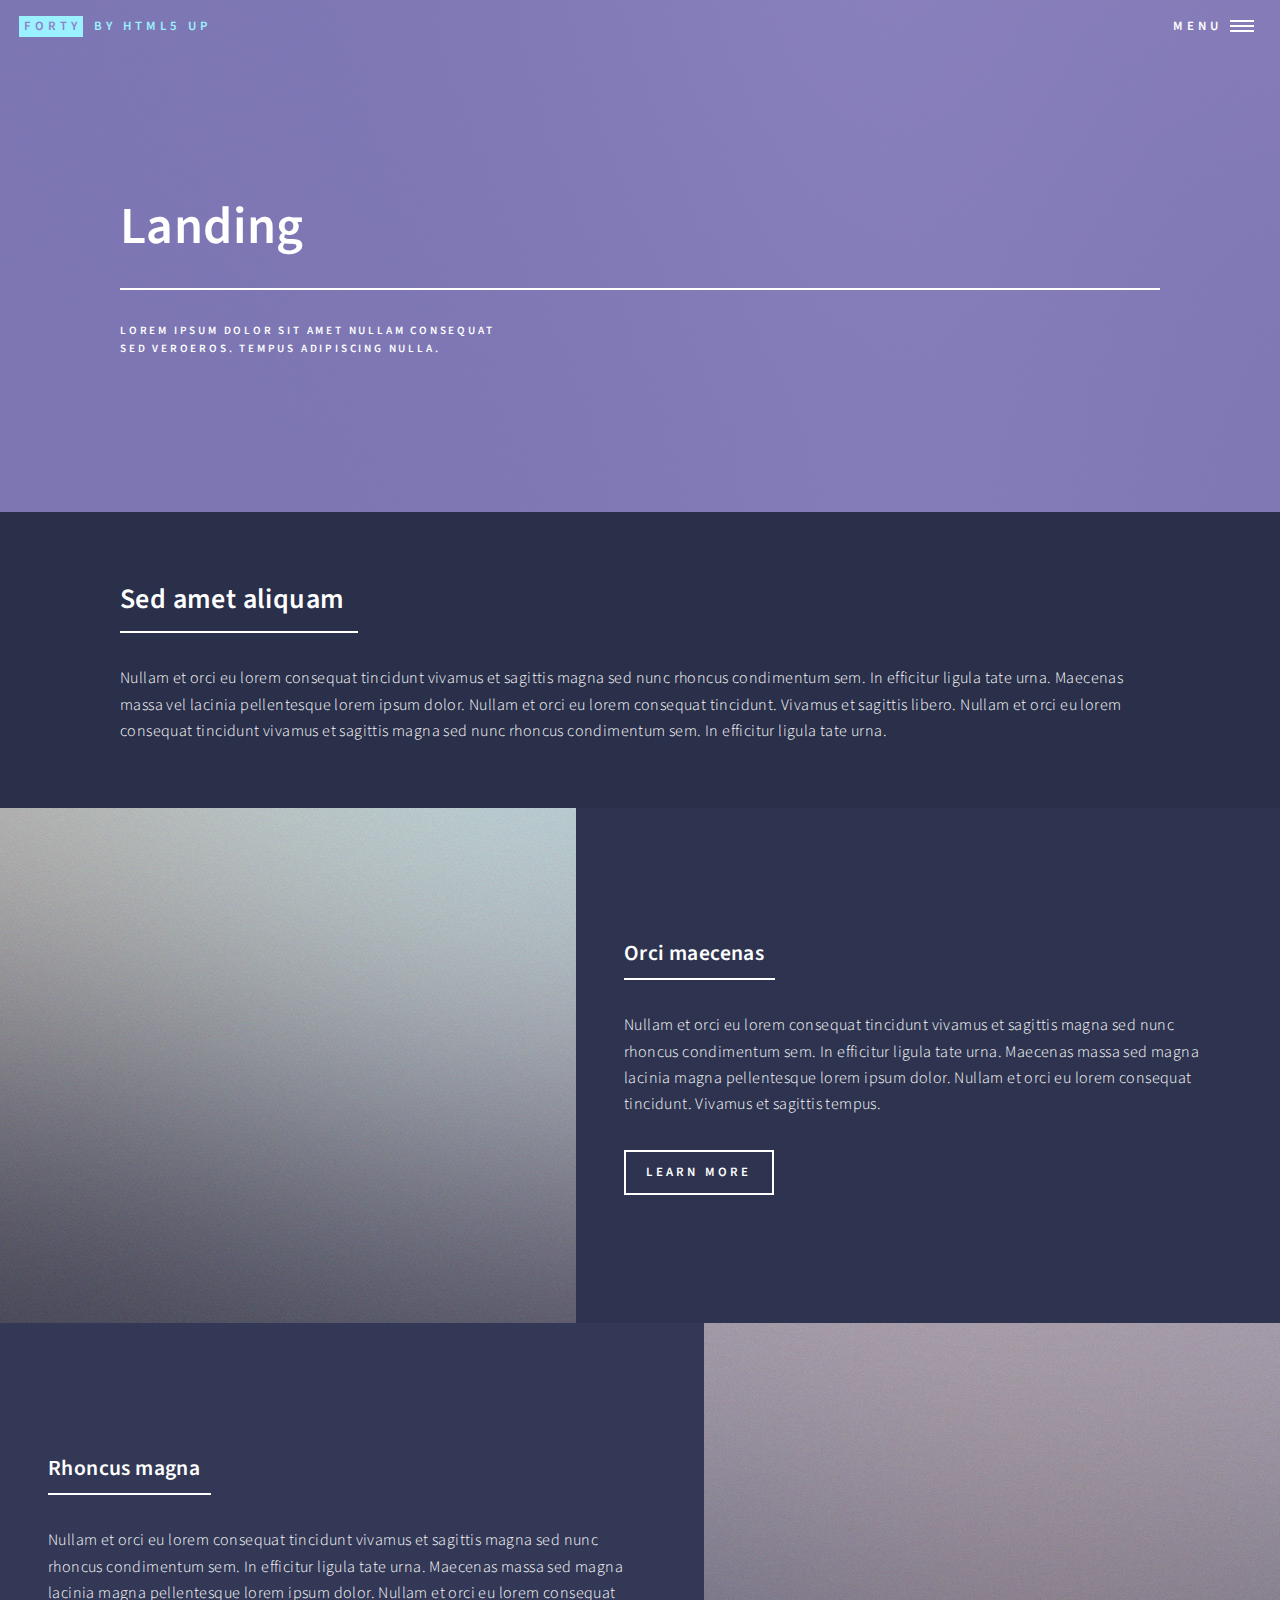
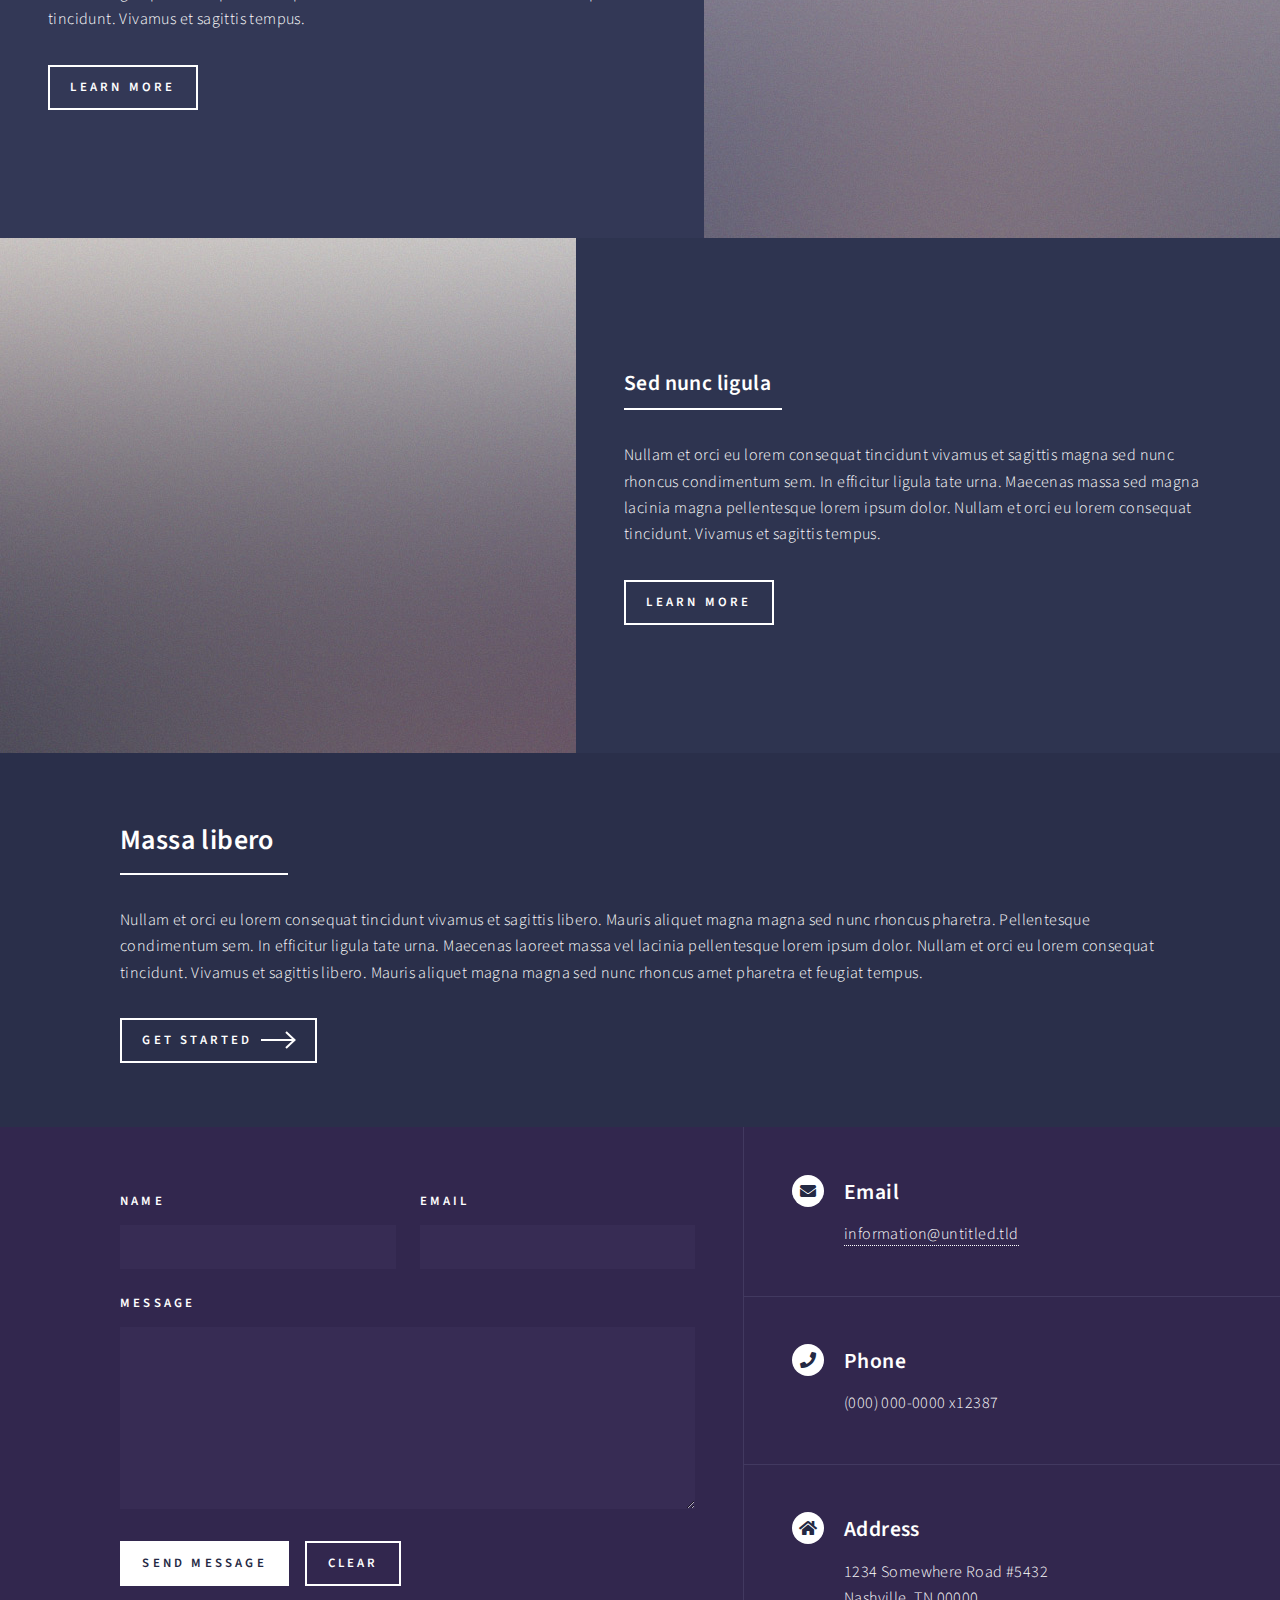
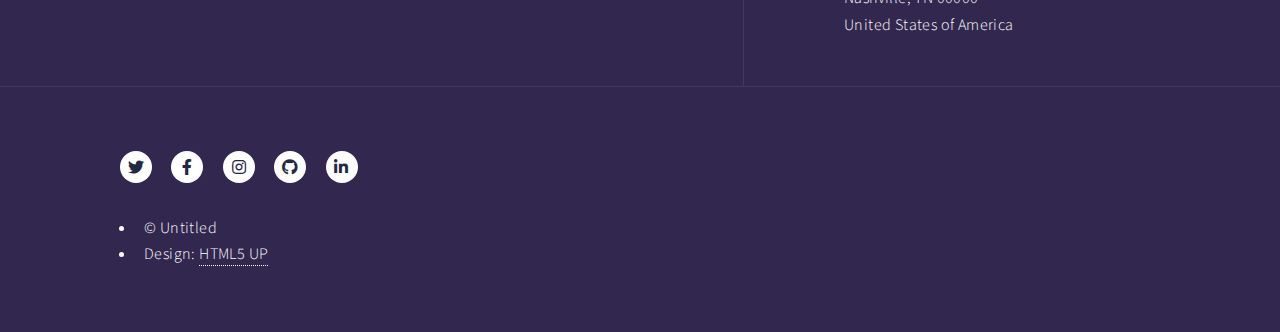
<file: landing.html>
<!DOCTYPE HTML>
<!--
	Forty by HTML5 UP
	html5up.net | @ajlkn
	Free for personal and commercial use under the CCA 3.0 license (html5up.net/license)
-->
<html>
	<head>
		<title>Landing - Forty by HTML5 UP</title>
		<meta charset="utf-8" />
		<meta name="viewport" content="width=device-width, initial-scale=1, user-scalable=no" />
		<link rel="stylesheet" href="assets/css/main.css" />
		<noscript><link rel="stylesheet" href="assets/css/noscript.css" /></noscript>
	</head>
	<body class="is-preload">

		<!-- Wrapper -->
			<div id="wrapper">

				<!-- Header -->
				<!-- Note: The "styleN" class below should match that of the banner element. -->
					<header id="header" class="alt style2">
						<a href="index.html" class="logo"><strong>Forty</strong> <span>by HTML5 UP</span></a>
						<nav>
							<a href="#menu">Menu</a>
						</nav>
					</header>

				<!-- Menu -->
					<nav id="menu">
						<ul class="links">
							<li><a href="index.html">Home</a></li>
							<li><a href="landing.html">Landing</a></li>
							<li><a href="generic.html">Generic</a></li>
							<li><a href="elements.html">Elements</a></li>
						</ul>
						<ul class="actions stacked">
							<li><a href="#" class="button primary fit">Get Started</a></li>
							<li><a href="#" class="button fit">Log In</a></li>
						</ul>
					</nav>

				<!-- Banner -->
				<!-- Note: The "styleN" class below should match that of the header element. -->
					<section id="banner" class="style2">
						<div class="inner">
							<span class="image">
								<img src="images/pic07.jpg" alt="" />
							</span>
							<header class="major">
								<h1>Landing</h1>
							</header>
							<div class="content">
								<p>Lorem ipsum dolor sit amet nullam consequat<br />
								sed veroeros. tempus adipiscing nulla.</p>
							</div>
						</div>
					</section>

				<!-- Main -->
					<div id="main">

						<!-- One -->
							<section id="one">
								<div class="inner">
									<header class="major">
										<h2>Sed amet aliquam</h2>
									</header>
									<p>Nullam et orci eu lorem consequat tincidunt vivamus et sagittis magna sed nunc rhoncus condimentum sem. In efficitur ligula tate urna. Maecenas massa vel lacinia pellentesque lorem ipsum dolor. Nullam et orci eu lorem consequat tincidunt. Vivamus et sagittis libero. Nullam et orci eu lorem consequat tincidunt vivamus et sagittis magna sed nunc rhoncus condimentum sem. In efficitur ligula tate urna.</p>
								</div>
							</section>

						<!-- Two -->
							<section id="two" class="spotlights">
								<section>
									<a href="generic.html" class="image">
										<img src="images/pic08.jpg" alt="" data-position="center center" />
									</a>
									<div class="content">
										<div class="inner">
											<header class="major">
												<h3>Orci maecenas</h3>
											</header>
											<p>Nullam et orci eu lorem consequat tincidunt vivamus et sagittis magna sed nunc rhoncus condimentum sem. In efficitur ligula tate urna. Maecenas massa sed magna lacinia magna pellentesque lorem ipsum dolor. Nullam et orci eu lorem consequat tincidunt. Vivamus et sagittis tempus.</p>
											<ul class="actions">
												<li><a href="generic.html" class="button">Learn more</a></li>
											</ul>
										</div>
									</div>
								</section>
								<section>
									<a href="generic.html" class="image">
										<img src="images/pic09.jpg" alt="" data-position="top center" />
									</a>
									<div class="content">
										<div class="inner">
											<header class="major">
												<h3>Rhoncus magna</h3>
											</header>
											<p>Nullam et orci eu lorem consequat tincidunt vivamus et sagittis magna sed nunc rhoncus condimentum sem. In efficitur ligula tate urna. Maecenas massa sed magna lacinia magna pellentesque lorem ipsum dolor. Nullam et orci eu lorem consequat tincidunt. Vivamus et sagittis tempus.</p>
											<ul class="actions">
												<li><a href="generic.html" class="button">Learn more</a></li>
											</ul>
										</div>
									</div>
								</section>
								<section>
									<a href="generic.html" class="image">
										<img src="images/pic10.jpg" alt="" data-position="25% 25%" />
									</a>
									<div class="content">
										<div class="inner">
											<header class="major">
												<h3>Sed nunc ligula</h3>
											</header>
											<p>Nullam et orci eu lorem consequat tincidunt vivamus et sagittis magna sed nunc rhoncus condimentum sem. In efficitur ligula tate urna. Maecenas massa sed magna lacinia magna pellentesque lorem ipsum dolor. Nullam et orci eu lorem consequat tincidunt. Vivamus et sagittis tempus.</p>
											<ul class="actions">
												<li><a href="generic.html" class="button">Learn more</a></li>
											</ul>
										</div>
									</div>
								</section>
							</section>

						<!-- Three -->
							<section id="three">
								<div class="inner">
									<header class="major">
										<h2>Massa libero</h2>
									</header>
									<p>Nullam et orci eu lorem consequat tincidunt vivamus et sagittis libero. Mauris aliquet magna magna sed nunc rhoncus pharetra. Pellentesque condimentum sem. In efficitur ligula tate urna. Maecenas laoreet massa vel lacinia pellentesque lorem ipsum dolor. Nullam et orci eu lorem consequat tincidunt. Vivamus et sagittis libero. Mauris aliquet magna magna sed nunc rhoncus amet pharetra et feugiat tempus.</p>
									<ul class="actions">
										<li><a href="generic.html" class="button next">Get Started</a></li>
									</ul>
								</div>
							</section>

					</div>

				<!-- Contact -->
					<section id="contact">
						<div class="inner">
							<section>
								<form method="post" action="#">
									<div class="fields">
										<div class="field half">
											<label for="name">Name</label>
											<input type="text" name="name" id="name" />
										</div>
										<div class="field half">
											<label for="email">Email</label>
											<input type="text" name="email" id="email" />
										</div>
										<div class="field">
											<label for="message">Message</label>
											<textarea name="message" id="message" rows="6"></textarea>
										</div>
									</div>
									<ul class="actions">
										<li><input type="submit" value="Send Message" class="primary" /></li>
										<li><input type="reset" value="Clear" /></li>
									</ul>
								</form>
							</section>
							<section class="split">
								<section>
									<div class="contact-method">
										<span class="icon solid alt fa-envelope"></span>
										<h3>Email</h3>
										<a href="#">information@untitled.tld</a>
									</div>
								</section>
								<section>
									<div class="contact-method">
										<span class="icon solid alt fa-phone"></span>
										<h3>Phone</h3>
										<span>(000) 000-0000 x12387</span>
									</div>
								</section>
								<section>
									<div class="contact-method">
										<span class="icon solid alt fa-home"></span>
										<h3>Address</h3>
										<span>1234 Somewhere Road #5432<br />
										Nashville, TN 00000<br />
										United States of America</span>
									</div>
								</section>
							</section>
						</div>
					</section>

				<!-- Footer -->
					<footer id="footer">
						<div class="inner">
							<ul class="icons">
								<li><a href="#" class="icon brands alt fa-twitter"><span class="label">Twitter</span></a></li>
								<li><a href="#" class="icon brands alt fa-facebook-f"><span class="label">Facebook</span></a></li>
								<li><a href="#" class="icon brands alt fa-instagram"><span class="label">Instagram</span></a></li>
								<li><a href="#" class="icon brands alt fa-github"><span class="label">GitHub</span></a></li>
								<li><a href="#" class="icon brands alt fa-linkedin-in"><span class="label">LinkedIn</span></a></li>
							</ul>
							<ul class="copyright">
								<li>&copy; Untitled</li><li>Design: <a href="https://html5up.net">HTML5 UP</a></li>
							</ul>
						</div>
					</footer>

			</div>

		<!-- Scripts -->
			<script src="assets/js/jquery.min.js"></script>
			<script src="assets/js/jquery.scrolly.min.js"></script>
			<script src="assets/js/jquery.scrollex.min.js"></script>
			<script src="assets/js/browser.min.js"></script>
			<script src="assets/js/breakpoints.min.js"></script>
			<script src="assets/js/util.js"></script>
			<script src="assets/js/main.js"></script>

	</body>
</html>
</file>
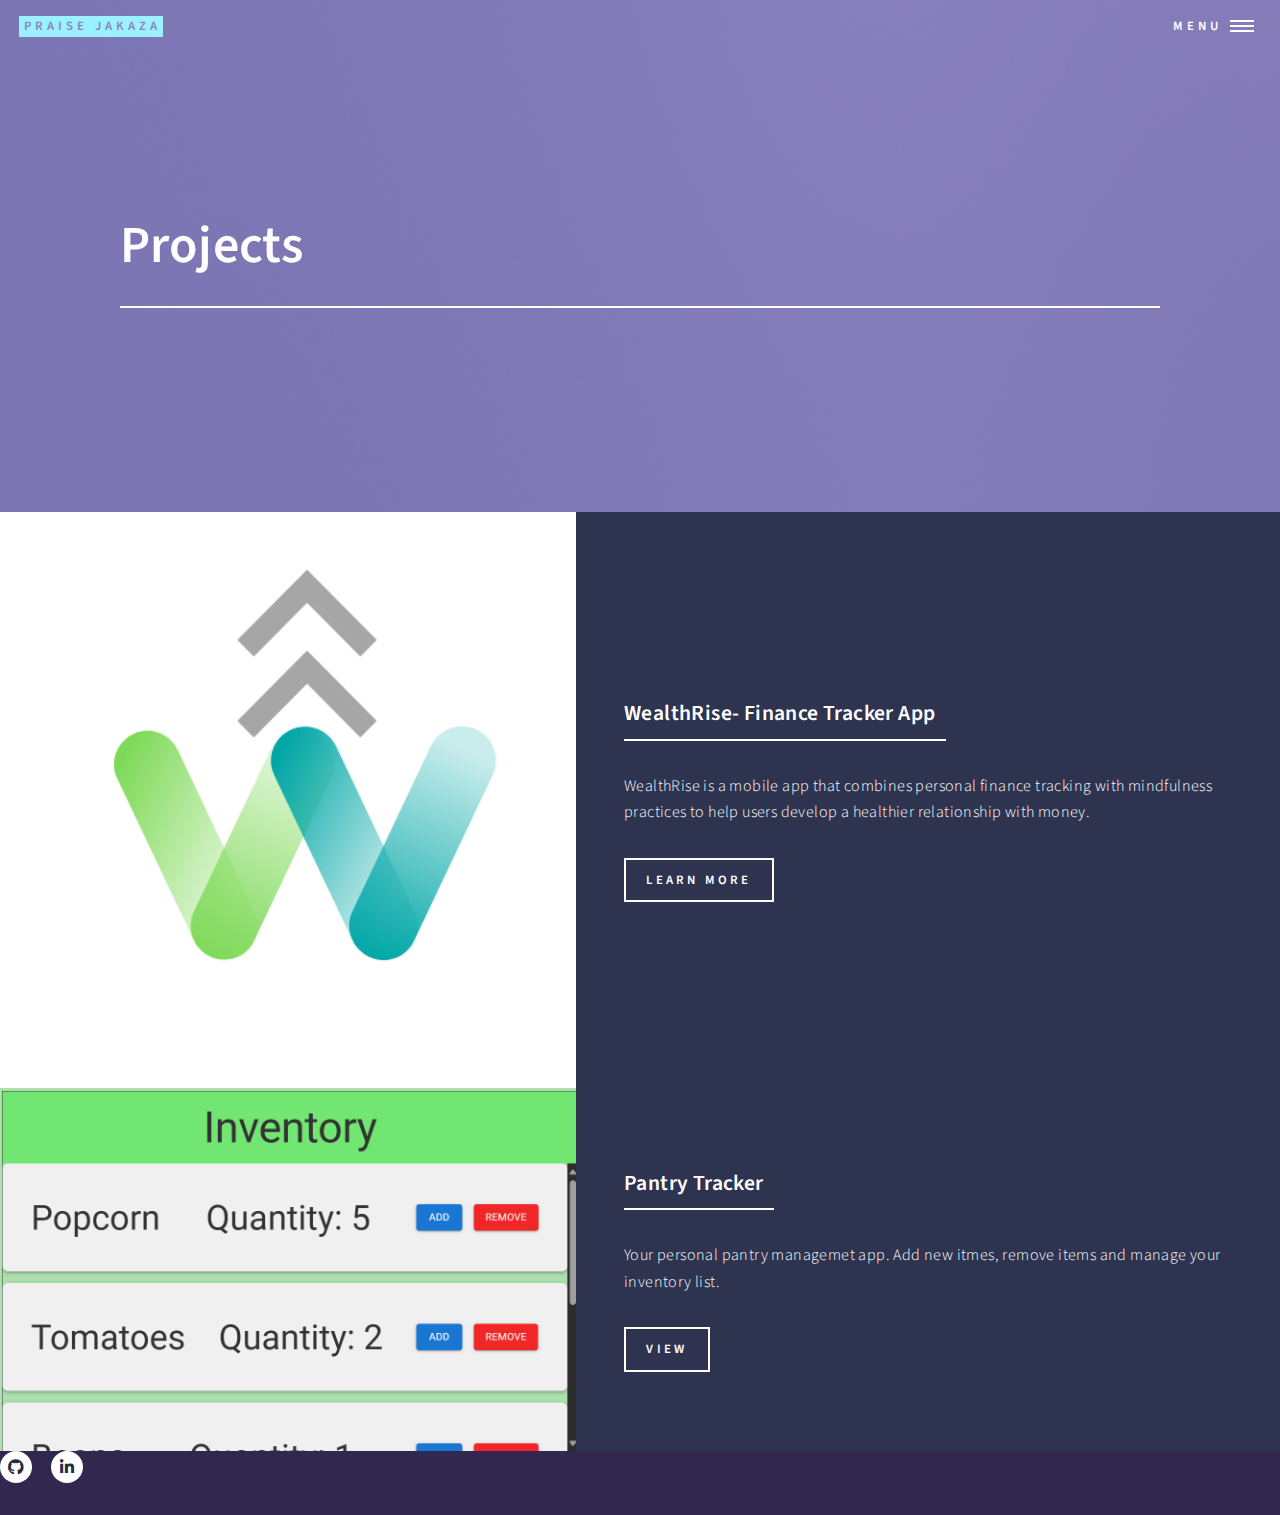
<file: projects.html>
<!DOCTYPE HTML>

<html>
	<head>
		<title>Praise Jakaza-Projects Page</title>
		<meta charset="utf-8" />
		<meta name="viewport" content="width=device-width, initial-scale=1, user-scalable=no" />
		<link rel="stylesheet" href="assets/css/main.css" />
		<noscript><link rel="stylesheet" href="assets/css/noscript.css" /></noscript>
	</head>
	<body class="is-preload">

		<!-- Wrapper -->
			<div id="wrapper">

				<!-- Header -->
				<!-- Note: The "styleN" class below should match that of the banner element. -->
					<header id="header" class="alt style2">
						<a href="index.html" class="logo"><strong>Praise Jakaza</strong></a>
						<nav>
							<a href="#menu">Menu</a>
						</nav>
					</header>

				<!-- Menu -->
					<nav id="menu">
						<ul class="links">
							<li><a href="index.html">Home</a></li>
							<li><a href="experience.html">Experience</a></li>
							<li><a href="projects.html">Projects</a></li>
							<li><a href="contact.html">Contact</a></li>
						</ul>
					</nav>

				<!-- Banner -->
				<!-- Note: The "styleN" class below should match that of the header element. -->
					<section id="banner" class="style2">
						<div class="inner">
							<span class="image">
								<img src="images/pic07.jpg" alt="" />
							</span>
							<header class="major">
								<h1>Projects</h1>
							</header>
							<div class="content">
							</div>
						</div>
					</section>

				<!-- Main -->
					<div id="main">

						<!-- One -->
							<section id="two" class="spotlights">
								<section>
									<a href="generic.html" class="image">
										<img src="images/wealthrise.png" alt="Praise Jakaza WealthRise logo" data-position="center center" />
									</a>
									<div class="content">
										<div class="inner">
											<header class="major">
												<h3>WealthRise- Finance Tracker App</h3>
											</header>
											<p>WealthRise is a mobile app that combines personal finance tracking with mindfulness practices to help users develop a healthier relationship with money.</p>
											<ul class="actions">
												<li><a href="wealthrisereport.pdf" class="button">Learn more</a></li>
											</ul>
										</div>
									</div>
								</section>
							</section>
					</div>
					<!-- Two -->
					<section id="two" class="spotlights">
						<section>
							<a href="generic.html" class="image">
								<img src="images/pantry-tracker.png" alt="Praise Jakaza Pantry Tracker" data-position="center center" />
							</a>
							<div class="content">
								<div class="inner">
									<header class="major">
										<h3>Pantry Tracker</h3>
									</header>
									<p>Your personal pantry managemet app. Add new itmes, remove items and manage your inventory list.</p>
									<ul class="actions">
										<li><a href="https://pantry-tracker-coral-phi.vercel.app/" class="button">View</a></li>
									</ul>
								</div>
							</div>
						</section>
					</section>
			</div>

				
				<!-- Footer -->
					<footer id="footer">
						<div class="inner">
							<ul class="icons">
								<li><a href="https://github.com/praisej04" class="icon brands alt fa-github"><span class="label">GitHub</span></a></li>
								<li><a href="https://www.linkedin.com/in/praise-jakaza-a1793926a" class="icon brands alt fa-linkedin-in"><span class="label">LinkedIn</span></a></li>
						</div>
					</footer>

			</div>

		<!-- Scripts -->
			<script src="assets/js/jquery.min.js"></script>
			<script src="assets/js/jquery.scrolly.min.js"></script>
			<script src="assets/js/jquery.scrollex.min.js"></script>
			<script src="assets/js/browser.min.js"></script>
			<script src="assets/js/breakpoints.min.js"></script>
			<script src="assets/js/util.js"></script>
			<script src="assets/js/main.js"></script>

	</body>
</html>
</file>
<file: assets/css/noscript.css>
/*
	Forty by HTML5 UP
	html5up.net | @ajlkn
	Free for personal and commercial use under the CCA 3.0 license (html5up.net/license)
*/

/* Banner */

	body.is-preload #banner:after {
		opacity: 0.85;
	}

	body.is-preload #banner > .inner {
		-moz-filter: none;
		-webkit-filter: none;
		-ms-filter: none;
		filter: none;
		-moz-transform: none;
		-webkit-transform: none;
		-ms-transform: none;
		transform: none;
		opacity: 1;
	}
</file>
<file: assets/css/main.css>
@import url(fontawesome-all.min.css);
@import url("https://fonts.googleapis.com/css?family=Source+Sans+Pro:300,300italic,600,600italic");

/*Personal Website*/

html, body, div, span, applet, object,
iframe, h1, h2, h3, h4, h5, h6, p, blockquote,
pre, a, abbr, acronym, address, big, cite,
code, del, dfn, em, img, ins, kbd, q, s, samp,
small, strike, strong, sub, sup, tt, var, b,
u, i, center, dl, dt, dd, ol, ul, li, fieldset,
form, label, legend, table, caption, tbody,
tfoot, thead, tr, th, td, article, aside,
canvas, details, embed, figure, figcaption,
footer, header, hgroup, menu, nav, output, ruby,
section, summary, time, mark, audio, video, img{
	margin: 0;
	padding: 0;
	border: 0;
	font-size: 100%;
	font: inherit;
	vertical-align: baseline;}

article, aside, details, figcaption, figure,
footer, header, hgroup, menu, nav, section {
	display: block;}

body {
	line-height: 1;
}

ol, ul {
	list-style: none;
}

blockquote, q {
	quotes: none;
}

	blockquote:before, blockquote:after, q:before, q:after {
		content: '';
		content: none;
	}

table {
	border-collapse: collapse;
	border-spacing: 0;
}

body {
	-webkit-text-size-adjust: none;
}

mark {
	background-color: transparent;
	color: inherit;
}

input::-moz-focus-inner {
	border: 0;
	padding: 0;
}

input, select, textarea {
	-moz-appearance: none;
	-webkit-appearance: none;
	-ms-appearance: none;
	appearance: none;
}

/* Basic */

	@-ms-viewport {
		width: device-width;
	}

	body {
		-ms-overflow-style: scrollbar;
	}

	@media screen and (max-width: 480px) {

		html, body {
			min-width: 320px;
		}

	}

	html {
		box-sizing: border-box;
	}

	*, *:before, *:after {
		box-sizing: inherit;
	}

body {
	background: #32274e;
}

		body.is-preload *, body.is-preload *:before, body.is-preload *:after {
			-moz-animation: none !important;
			-webkit-animation: none !important;
			-ms-animation: none !important;
			animation: none !important;
			-moz-transition: none !important;
			-webkit-transition: none !important;
			-ms-transition: none !important;
			transition: none !important;
		}

/* Type */

	body, input, select, textarea {
		color: #ffffff;
		font-family: "Source Sans Pro", Helvetica, sans-serif;
		font-size: 17pt;
		font-weight: 300;
		letter-spacing: 0.025em;
		line-height: 1.65;
	}

		@media screen and (max-width: 1680px) {

			body, input, select, textarea {
				font-size: 14pt;
			}

		}

		@media screen and (max-width: 1280px) {

			body, input, select, textarea {
				font-size: 12pt;
			}

		}

		@media screen and (max-width: 360px) {

			body, input, select, textarea {
				font-size: 11pt;
			}

		}

	a {
		-moz-transition: color 0.2s ease-in-out, border-bottom-color 0.2s ease-in-out;
		-webkit-transition: color 0.2s ease-in-out, border-bottom-color 0.2s ease-in-out;
		-ms-transition: color 0.2s ease-in-out, border-bottom-color 0.2s ease-in-out;
		transition: color 0.2s ease-in-out, border-bottom-color 0.2s ease-in-out;
		border-bottom: dotted 1px;
		color: inherit;
		text-decoration: none;
	}

		a:hover {
			border-bottom-color: transparent;
			color: #9bf1ff !important;
		}

		a:active {
			color: #53e3fb !important;
		}

	strong, b {
		color: #ffffff;
		font-weight: 600;
	}

	em, i {
		font-style: italic;
	}

p {
	margin: 0 0 2em 0;
	color: #ffffff;

}

h1 {
	color: #ffffff;
	font-weight: 600;
	line-height: 1.65;
	margin: 0 0 1em 0;
}
h2, h3, h4, h5, h6 {
	color: #ffffff;
	font-weight: 600;
	line-height: 1.65;
	margin: 0 0 1em 0;
}

		h1 a, h2 a, h3 a, h4 a, h5 a, h6 a {
			color: inherit;
			border-bottom: 0;
		}

	h1 {
		font-size: 2.5em;
	}

	h2 {
		font-size: 1.75em;
	}

	h3 {
		font-size: 1.35em;
	}

	h4 {
		font-size: 1.1em;
	}

	h5 {
		font-size: 0.9em;
	}

	h6 {
		font-size: 0.7em;
	}

	@media screen and (max-width: 736px) {

		h1 {
			font-size: 2em;
		}

		h2 {
			font-size: 1.5em;
		}

		h3 {
			font-size: 1.25em;
		}

	}

	sub {
		font-size: 0.8em;
		position: relative;
		top: 0.5em;
	}

	sup {
		font-size: 0.8em;
		position: relative;
		top: -0.5em;
	}

	blockquote {
		border-left: solid 4px rgba(212, 212, 255, 0.1);
		font-style: italic;
		margin: 0 0 2em 0;
		padding: 0.5em 0 0.5em 2em;
	}

	code {
		background: rgba(212, 212, 255, 0.035);
		font-family: "Courier New", monospace;
		font-size: 0.9em;
		margin: 0 0.25em;
		padding: 0.25em 0.65em;
	}

	pre {
		-webkit-overflow-scrolling: touch;
		font-family: "Courier New", monospace;
		font-size: 0.9em;
		margin: 0 0 2em 0;
	}

		pre code {
			display: block;
			line-height: 1.75;
			padding: 1em 1.5em;
			overflow-x: auto;
		}

	hr {
		border: 0;
		border-bottom: solid 1px rgba(212, 212, 255, 0.1);
		margin: 2em 0;
	}

		hr.major {
			margin: 3em 0;
		}

	.align-left {
		text-align: left;
	}

	.align-center {
		text-align: center;
	}

	.align-right {
		text-align: right;
	}

/* Row */

	.row {
		display: flex;
		flex-wrap: wrap;
		box-sizing: border-box;
		align-items: stretch;
	}

		.row > * {
			box-sizing: border-box;
		}

		.row.gtr-uniform > * > :last-child {
			margin-bottom: 0;
		}

		.row.aln-left {
			justify-content: flex-start;
		}

		.row.aln-center {
			justify-content: center;
		}

		.row.aln-right {
			justify-content: flex-end;
		}

		.row.aln-top {
			align-items: flex-start;
		}

		.row.aln-middle {
			align-items: center;
		}

		.row.aln-bottom {
			align-items: flex-end;
		}

		.row > .imp {
			order: -1;
		}

		.row > .col-1 {
			width: 8.33333%;
		}

		.row > .off-1 {
			margin-left: 8.33333%;
		}

		.row > .col-2 {
			width: 16.66667%;
		}

		.row > .off-2 {
			margin-left: 16.66667%;
		}

		.row > .col-3 {
			width: 25%;
		}

		.row > .off-3 {
			margin-left: 25%;
		}

		.row > .col-4 {
			width: 33.33333%;
		}

		.row > .off-4 {
			margin-left: 33.33333%;
		}

		.row > .col-5 {
			width: 41.66667%;
		}

		.row > .off-5 {
			margin-left: 41.66667%;
		}

		.row > .col-6 {
			width: 50%;
		}

		.row > .off-6 {
			margin-left: 50%;
		}

		.row > .col-7 {
			width: 58.33333%;
		}

		.row > .off-7 {
			margin-left: 58.33333%;
		}

		.row > .col-8 {
			width: 66.66667%;
		}

		.row > .off-8 {
			margin-left: 66.66667%;
		}

		.row > .col-9 {
			width: 75%;
		}

		.row > .off-9 {
			margin-left: 75%;
		}

		.row > .col-10 {
			width: 83.33333%;
		}

		.row > .off-10 {
			margin-left: 83.33333%;
		}

		.row > .col-11 {
			width: 91.66667%;
		}

		.row > .off-11 {
			margin-left: 91.66667%;
		}

		.row > .col-12 {
			width: 100%;
		}

		.row > .off-12 {
			margin-left: 100%;
		}

		.row.gtr-0 {
			margin-top: 0;
			margin-left: 0em;
		}

			.row.gtr-0 > * {
				padding: 0 0 0 0em;
			}

			.row.gtr-0.gtr-uniform {
				margin-top: 0em;
			}

				.row.gtr-0.gtr-uniform > * {
					padding-top: 0em;
				}

		.row.gtr-25 {
			margin-top: 0;
			margin-left: -0.5em;
		}

			.row.gtr-25 > * {
				padding: 0 0 0 0.5em;
			}

			.row.gtr-25.gtr-uniform {
				margin-top: -0.5em;
			}

				.row.gtr-25.gtr-uniform > * {
					padding-top: 0.5em;
				}

		.row.gtr-50 {
			margin-top: 0;
			margin-left: -1em;
		}

			.row.gtr-50 > * {
				padding: 0 0 0 1em;
			}

			.row.gtr-50.gtr-uniform {
				margin-top: -1em;
			}

				.row.gtr-50.gtr-uniform > * {
					padding-top: 1em;
				}

		.row {
			margin-top: 0;
			margin-left: -2em;
		}

			.row > * {
				padding: 0 0 0 2em;
			}

			.row.gtr-uniform {
				margin-top: -2em;
			}

				.row.gtr-uniform > * {
					padding-top: 2em;
				}

		.row.gtr-150 {
			margin-top: 0;
			margin-left: -3em;
		}

			.row.gtr-150 > * {
				padding: 0 0 0 3em;
			}

			.row.gtr-150.gtr-uniform {
				margin-top: -3em;
			}

				.row.gtr-150.gtr-uniform > * {
					padding-top: 3em;
				}

		.row.gtr-200 {
			margin-top: 0;
			margin-left: -4em;
		}

			.row.gtr-200 > * {
				padding: 0 0 0 4em;
			}

			.row.gtr-200.gtr-uniform {
				margin-top: -4em;
			}

				.row.gtr-200.gtr-uniform > * {
					padding-top: 4em;
				}

		@media screen and (max-width: 1680px) {

			.row {
				display: flex;
				flex-wrap: wrap;
				box-sizing: border-box;
				align-items: stretch;
			}

				.row > * {
					box-sizing: border-box;
				}

				.row.gtr-uniform > * > :last-child {
					margin-bottom: 0;
				}

				.row.aln-left {
					justify-content: flex-start;
				}

				.row.aln-center {
					justify-content: center;
				}

				.row.aln-right {
					justify-content: flex-end;
				}

				.row.aln-top {
					align-items: flex-start;
				}

				.row.aln-middle {
					align-items: center;
				}

				.row.aln-bottom {
					align-items: flex-end;
				}

				.row > .imp-xlarge {
					order: -1;
				}

				.row > .col-1-xlarge {
					width: 8.33333%;
				}

				.row > .off-1-xlarge {
					margin-left: 8.33333%;
				}

				.row > .col-2-xlarge {
					width: 16.66667%;
				}

				.row > .off-2-xlarge {
					margin-left: 16.66667%;
				}

				.row > .col-3-xlarge {
					width: 25%;
				}

				.row > .off-3-xlarge {
					margin-left: 25%;
				}

				.row > .col-4-xlarge {
					width: 33.33333%;
				}

				.row > .off-4-xlarge {
					margin-left: 33.33333%;
				}

				.row > .col-5-xlarge {
					width: 41.66667%;
				}

				.row > .off-5-xlarge {
					margin-left: 41.66667%;
				}

				.row > .col-6-xlarge {
					width: 50%;
				}

				.row > .off-6-xlarge {
					margin-left: 50%;
				}

				.row > .col-7-xlarge {
					width: 58.33333%;
				}

				.row > .off-7-xlarge {
					margin-left: 58.33333%;
				}

				.row > .col-8-xlarge {
					width: 66.66667%;
				}

				.row > .off-8-xlarge {
					margin-left: 66.66667%;
				}

				.row > .col-9-xlarge {
					width: 75%;
				}

				.row > .off-9-xlarge {
					margin-left: 75%;
				}

				.row > .col-10-xlarge {
					width: 83.33333%;
				}

				.row > .off-10-xlarge {
					margin-left: 83.33333%;
				}

				.row > .col-11-xlarge {
					width: 91.66667%;
				}

				.row > .off-11-xlarge {
					margin-left: 91.66667%;
				}

				.row > .col-12-xlarge {
					width: 100%;
				}

				.row > .off-12-xlarge {
					margin-left: 100%;
				}

				.row.gtr-0 {
					margin-top: 0;
					margin-left: 0em;
				}

					.row.gtr-0 > * {
						padding: 0 0 0 0em;
					}

					.row.gtr-0.gtr-uniform {
						margin-top: 0em;
					}

						.row.gtr-0.gtr-uniform > * {
							padding-top: 0em;
						}

				.row.gtr-25 {
					margin-top: 0;
					margin-left: -0.5em;
				}

					.row.gtr-25 > * {
						padding: 0 0 0 0.5em;
					}

					.row.gtr-25.gtr-uniform {
						margin-top: -0.5em;
					}

						.row.gtr-25.gtr-uniform > * {
							padding-top: 0.5em;
						}

				.row.gtr-50 {
					margin-top: 0;
					margin-left: -1em;
				}

					.row.gtr-50 > * {
						padding: 0 0 0 1em;
					}

					.row.gtr-50.gtr-uniform {
						margin-top: -1em;
					}

						.row.gtr-50.gtr-uniform > * {
							padding-top: 1em;
						}

				.row {
					margin-top: 0;
					margin-left: -2em;
				}

					.row > * {
						padding: 0 0 0 2em;
					}

					.row.gtr-uniform {
						margin-top: -2em;
					}

						.row.gtr-uniform > * {
							padding-top: 2em;
						}

				.row.gtr-150 {
					margin-top: 0;
					margin-left: -3em;
				}

					.row.gtr-150 > * {
						padding: 0 0 0 3em;
					}

					.row.gtr-150.gtr-uniform {
						margin-top: -3em;
					}

						.row.gtr-150.gtr-uniform > * {
							padding-top: 3em;
						}

				.row.gtr-200 {
					margin-top: 0;
					margin-left: -4em;
				}

					.row.gtr-200 > * {
						padding: 0 0 0 4em;
					}

					.row.gtr-200.gtr-uniform {
						margin-top: -4em;
					}

						.row.gtr-200.gtr-uniform > * {
							padding-top: 4em;
						}

		}

		@media screen and (max-width: 1280px) {

			.row {
				display: flex;
				flex-wrap: wrap;
				box-sizing: border-box;
				align-items: stretch;
			}

				.row > * {
					box-sizing: border-box;
				}

				.row.gtr-uniform > * > :last-child {
					margin-bottom: 0;
				}

				.row.aln-left {
					justify-content: flex-start;
				}

				.row.aln-center {
					justify-content: center;
				}

				.row.aln-right {
					justify-content: flex-end;
				}

				.row.aln-top {
					align-items: flex-start;
				}

				.row.aln-middle {
					align-items: center;
				}

				.row.aln-bottom {
					align-items: flex-end;
				}

				.row > .imp-large {
					order: -1;
				}

				.row > .col-1-large {
					width: 8.33333%;
				}

				.row > .off-1-large {
					margin-left: 8.33333%;
				}

				.row > .col-2-large {
					width: 16.66667%;
				}

				.row > .off-2-large {
					margin-left: 16.66667%;
				}

				.row > .col-3-large {
					width: 25%;
				}

				.row > .off-3-large {
					margin-left: 25%;
				}

				.row > .col-4-large {
					width: 33.33333%;
				}

				.row > .off-4-large {
					margin-left: 33.33333%;
				}

				.row > .col-5-large {
					width: 41.66667%;
				}

				.row > .off-5-large {
					margin-left: 41.66667%;
				}

				.row > .col-6-large {
					width: 50%;
				}

				.row > .off-6-large {
					margin-left: 50%;
				}

				.row > .col-7-large {
					width: 58.33333%;
				}

				.row > .off-7-large {
					margin-left: 58.33333%;
				}

				.row > .col-8-large {
					width: 66.66667%;
				}

				.row > .off-8-large {
					margin-left: 66.66667%;
				}

				.row > .col-9-large {
					width: 75%;
				}

				.row > .off-9-large {
					margin-left: 75%;
				}

				.row > .col-10-large {
					width: 83.33333%;
				}

				.row > .off-10-large {
					margin-left: 83.33333%;
				}

				.row > .col-11-large {
					width: 91.66667%;
				}

				.row > .off-11-large {
					margin-left: 91.66667%;
				}

				.row > .col-12-large {
					width: 100%;
				}

				.row > .off-12-large {
					margin-left: 100%;
				}

				.row.gtr-0 {
					margin-top: 0;
					margin-left: 0em;
				}

					.row.gtr-0 > * {
						padding: 0 0 0 0em;
					}

					.row.gtr-0.gtr-uniform {
						margin-top: 0em;
					}

						.row.gtr-0.gtr-uniform > * {
							padding-top: 0em;
						}

				.row.gtr-25 {
					margin-top: 0;
					margin-left: -0.375em;
				}

					.row.gtr-25 > * {
						padding: 0 0 0 0.375em;
					}

					.row.gtr-25.gtr-uniform {
						margin-top: -0.375em;
					}

						.row.gtr-25.gtr-uniform > * {
							padding-top: 0.375em;
						}

				.row.gtr-50 {
					margin-top: 0;
					margin-left: -0.75em;
				}

					.row.gtr-50 > * {
						padding: 0 0 0 0.75em;
					}

					.row.gtr-50.gtr-uniform {
						margin-top: -0.75em;
					}

						.row.gtr-50.gtr-uniform > * {
							padding-top: 0.75em;
						}

				.row {
					margin-top: 0;
					margin-left: -1.5em;
				}

					.row > * {
						padding: 0 0 0 1.5em;
					}

					.row.gtr-uniform {
						margin-top: -1.5em;
					}

						.row.gtr-uniform > * {
							padding-top: 1.5em;
						}

				.row.gtr-150 {
					margin-top: 0;
					margin-left: -2.25em;
				}

					.row.gtr-150 > * {
						padding: 0 0 0 2.25em;
					}

					.row.gtr-150.gtr-uniform {
						margin-top: -2.25em;
					}

						.row.gtr-150.gtr-uniform > * {
							padding-top: 2.25em;
						}

				.row.gtr-200 {
					margin-top: 0;
					margin-left: -3em;
				}

					.row.gtr-200 > * {
						padding: 0 0 0 3em;
					}

					.row.gtr-200.gtr-uniform {
						margin-top: -3em;
					}

						.row.gtr-200.gtr-uniform > * {
							padding-top: 3em;
						}

		}

		@media screen and (max-width: 980px) {

			.row {
				display: flex;
				flex-wrap: wrap;
				box-sizing: border-box;
				align-items: stretch;
			}

				.row > * {
					box-sizing: border-box;
				}

				.row.gtr-uniform > * > :last-child {
					margin-bottom: 0;
				}

				.row.aln-left {
					justify-content: flex-start;
				}

				.row.aln-center {
					justify-content: center;
				}

				.row.aln-right {
					justify-content: flex-end;
				}

				.row.aln-top {
					align-items: flex-start;
				}

				.row.aln-middle {
					align-items: center;
				}

				.row.aln-bottom {
					align-items: flex-end;
				}

				.row > .imp-medium {
					order: -1;
				}

				.row > .col-1-medium {
					width: 8.33333%;
				}

				.row > .off-1-medium {
					margin-left: 8.33333%;
				}

				.row > .col-2-medium {
					width: 16.66667%;
				}

				.row > .off-2-medium {
					margin-left: 16.66667%;
				}

				.row > .col-3-medium {
					width: 25%;
				}

				.row > .off-3-medium {
					margin-left: 25%;
				}

				.row > .col-4-medium {
					width: 33.33333%;
				}

				.row > .off-4-medium {
					margin-left: 33.33333%;
				}

				.row > .col-5-medium {
					width: 41.66667%;
				}

				.row > .off-5-medium {
					margin-left: 41.66667%;
				}

				.row > .col-6-medium {
					width: 50%;
				}

				.row > .off-6-medium {
					margin-left: 50%;
				}

				.row > .col-7-medium {
					width: 58.33333%;
				}

				.row > .off-7-medium {
					margin-left: 58.33333%;
				}

				.row > .col-8-medium {
					width: 66.66667%;
				}

				.row > .off-8-medium {
					margin-left: 66.66667%;
				}

				.row > .col-9-medium {
					width: 75%;
				}

				.row > .off-9-medium {
					margin-left: 75%;
				}

				.row > .col-10-medium {
					width: 83.33333%;
				}

				.row > .off-10-medium {
					margin-left: 83.33333%;
				}

				.row > .col-11-medium {
					width: 91.66667%;
				}

				.row > .off-11-medium {
					margin-left: 91.66667%;
				}

				.row > .col-12-medium {
					width: 100%;
				}

				.row > .off-12-medium {
					margin-left: 100%;
				}

				.row.gtr-0 {
					margin-top: 0;
					margin-left: 0em;
				}

					.row.gtr-0 > * {
						padding: 0 0 0 0em;
					}

					.row.gtr-0.gtr-uniform {
						margin-top: 0em;
					}

						.row.gtr-0.gtr-uniform > * {
							padding-top: 0em;
						}

				.row.gtr-25 {
					margin-top: 0;
					margin-left: -0.375em;
				}

					.row.gtr-25 > * {
						padding: 0 0 0 0.375em;
					}

					.row.gtr-25.gtr-uniform {
						margin-top: -0.375em;
					}

						.row.gtr-25.gtr-uniform > * {
							padding-top: 0.375em;
						}

				.row.gtr-50 {
					margin-top: 0;
					margin-left: -0.75em;
				}

					.row.gtr-50 > * {
						padding: 0 0 0 0.75em;
					}

					.row.gtr-50.gtr-uniform {
						margin-top: -0.75em;
					}

						.row.gtr-50.gtr-uniform > * {
							padding-top: 0.75em;
						}

				.row {
					margin-top: 0;
					margin-left: -1.5em;
				}

					.row > * {
						padding: 0 0 0 1.5em;
					}

					.row.gtr-uniform {
						margin-top: -1.5em;
					}

						.row.gtr-uniform > * {
							padding-top: 1.5em;
						}

				.row.gtr-150 {
					margin-top: 0;
					margin-left: -2.25em;
				}

					.row.gtr-150 > * {
						padding: 0 0 0 2.25em;
					}

					.row.gtr-150.gtr-uniform {
						margin-top: -2.25em;
					}

						.row.gtr-150.gtr-uniform > * {
							padding-top: 2.25em;
						}

				.row.gtr-200 {
					margin-top: 0;
					margin-left: -3em;
				}

					.row.gtr-200 > * {
						padding: 0 0 0 3em;
					}

					.row.gtr-200.gtr-uniform {
						margin-top: -3em;
					}

						.row.gtr-200.gtr-uniform > * {
							padding-top: 3em;
						}

		}

		@media screen and (max-width: 736px) {

			.row {
				display: flex;
				flex-wrap: wrap;
				box-sizing: border-box;
				align-items: stretch;
			}

				.row > * {
					box-sizing: border-box;
				}

				.row.gtr-uniform > * > :last-child {
					margin-bottom: 0;
				}

				.row.aln-left {
					justify-content: flex-start;
				}

				.row.aln-center {
					justify-content: center;
				}

				.row.aln-right {
					justify-content: flex-end;
				}

				.row.aln-top {
					align-items: flex-start;
				}

				.row.aln-middle {
					align-items: center;
				}

				.row.aln-bottom {
					align-items: flex-end;
				}

				.row > .imp-small {
					order: -1;
				}

				.row > .col-1-small {
					width: 8.33333%;
				}

				.row > .off-1-small {
					margin-left: 8.33333%;
				}

				.row > .col-2-small {
					width: 16.66667%;
				}

				.row > .off-2-small {
					margin-left: 16.66667%;
				}

				.row > .col-3-small {
					width: 25%;
				}

				.row > .off-3-small {
					margin-left: 25%;
				}

				.row > .col-4-small {
					width: 33.33333%;
				}

				.row > .off-4-small {
					margin-left: 33.33333%;
				}

				.row > .col-5-small {
					width: 41.66667%;
				}

				.row > .off-5-small {
					margin-left: 41.66667%;
				}

				.row > .col-6-small {
					width: 50%;
				}

				.row > .off-6-small {
					margin-left: 50%;
				}

				.row > .col-7-small {
					width: 58.33333%;
				}

				.row > .off-7-small {
					margin-left: 58.33333%;
				}

				.row > .col-8-small {
					width: 66.66667%;
				}

				.row > .off-8-small {
					margin-left: 66.66667%;
				}

				.row > .col-9-small {
					width: 75%;
				}

				.row > .off-9-small {
					margin-left: 75%;
				}

				.row > .col-10-small {
					width: 83.33333%;
				}

				.row > .off-10-small {
					margin-left: 83.33333%;
				}

				.row > .col-11-small {
					width: 91.66667%;
				}

				.row > .off-11-small {
					margin-left: 91.66667%;
				}

				.row > .col-12-small {
					width: 100%;
				}

				.row > .off-12-small {
					margin-left: 100%;
				}

				.row.gtr-0 {
					margin-top: 0;
					margin-left: 0em;
				}

					.row.gtr-0 > * {
						padding: 0 0 0 0em;
					}

					.row.gtr-0.gtr-uniform {
						margin-top: 0em;
					}

						.row.gtr-0.gtr-uniform > * {
							padding-top: 0em;
						}

				.row.gtr-25 {
					margin-top: 0;
					margin-left: -0.3125em;
				}

					.row.gtr-25 > * {
						padding: 0 0 0 0.3125em;
					}

					.row.gtr-25.gtr-uniform {
						margin-top: -0.3125em;
					}

						.row.gtr-25.gtr-uniform > * {
							padding-top: 0.3125em;
						}

				.row.gtr-50 {
					margin-top: 0;
					margin-left: -0.625em;
				}

					.row.gtr-50 > * {
						padding: 0 0 0 0.625em;
					}

					.row.gtr-50.gtr-uniform {
						margin-top: -0.625em;
					}

						.row.gtr-50.gtr-uniform > * {
							padding-top: 0.625em;
						}

				.row {
					margin-top: 0;
					margin-left: -1.25em;
				}

					.row > * {
						padding: 0 0 0 1.25em;
					}

					.row.gtr-uniform {
						margin-top: -1.25em;
					}

						.row.gtr-uniform > * {
							padding-top: 1.25em;
						}

				.row.gtr-150 {
					margin-top: 0;
					margin-left: -1.875em;
				}

					.row.gtr-150 > * {
						padding: 0 0 0 1.875em;
					}

					.row.gtr-150.gtr-uniform {
						margin-top: -1.875em;
					}

						.row.gtr-150.gtr-uniform > * {
							padding-top: 1.875em;
						}

				.row.gtr-200 {
					margin-top: 0;
					margin-left: -2.5em;
				}

					.row.gtr-200 > * {
						padding: 0 0 0 2.5em;
					}

					.row.gtr-200.gtr-uniform {
						margin-top: -2.5em;
					}

						.row.gtr-200.gtr-uniform > * {
							padding-top: 2.5em;
						}

		}

		@media screen and (max-width: 480px) {

			.row {
				display: flex;
				flex-wrap: wrap;
				box-sizing: border-box;
				align-items: stretch;
			}

				.row > * {
					box-sizing: border-box;
				}

				.row.gtr-uniform > * > :last-child {
					margin-bottom: 0;
				}

				.row.aln-left {
					justify-content: flex-start;
				}

				.row.aln-center {
					justify-content: center;
				}

				.row.aln-right {
					justify-content: flex-end;
				}

				.row.aln-top {
					align-items: flex-start;
				}

				.row.aln-middle {
					align-items: center;
				}

				.row.aln-bottom {
					align-items: flex-end;
				}

				.row > .imp-xsmall {
					order: -1;
				}

				.row > .col-1-xsmall {
					width: 8.33333%;
				}

				.row > .off-1-xsmall {
					margin-left: 8.33333%;
				}

				.row > .col-2-xsmall {
					width: 16.66667%;
				}

				.row > .off-2-xsmall {
					margin-left: 16.66667%;
				}

				.row > .col-3-xsmall {
					width: 25%;
				}

				.row > .off-3-xsmall {
					margin-left: 25%;
				}

				.row > .col-4-xsmall {
					width: 33.33333%;
				}

				.row > .off-4-xsmall {
					margin-left: 33.33333%;
				}

				.row > .col-5-xsmall {
					width: 41.66667%;
				}

				.row > .off-5-xsmall {
					margin-left: 41.66667%;
				}

				.row > .col-6-xsmall {
					width: 50%;
				}

				.row > .off-6-xsmall {
					margin-left: 50%;
				}

				.row > .col-7-xsmall {
					width: 58.33333%;
				}

				.row > .off-7-xsmall {
					margin-left: 58.33333%;
				}

				.row > .col-8-xsmall {
					width: 66.66667%;
				}

				.row > .off-8-xsmall {
					margin-left: 66.66667%;
				}

				.row > .col-9-xsmall {
					width: 75%;
				}

				.row > .off-9-xsmall {
					margin-left: 75%;
				}

				.row > .col-10-xsmall {
					width: 83.33333%;
				}

				.row > .off-10-xsmall {
					margin-left: 83.33333%;
				}

				.row > .col-11-xsmall {
					width: 91.66667%;
				}

				.row > .off-11-xsmall {
					margin-left: 91.66667%;
				}

				.row > .col-12-xsmall {
					width: 100%;
				}

				.row > .off-12-xsmall {
					margin-left: 100%;
				}

				.row.gtr-0 {
					margin-top: 0;
					margin-left: 0em;
				}

					.row.gtr-0 > * {
						padding: 0 0 0 0em;
					}

					.row.gtr-0.gtr-uniform {
						margin-top: 0em;
					}

						.row.gtr-0.gtr-uniform > * {
							padding-top: 0em;
						}

				.row.gtr-25 {
					margin-top: 0;
					margin-left: -0.3125em;
				}

					.row.gtr-25 > * {
						padding: 0 0 0 0.3125em;
					}

					.row.gtr-25.gtr-uniform {
						margin-top: -0.3125em;
					}

						.row.gtr-25.gtr-uniform > * {
							padding-top: 0.3125em;
						}

				.row.gtr-50 {
					margin-top: 0;
					margin-left: -0.625em;
				}

					.row.gtr-50 > * {
						padding: 0 0 0 0.625em;
					}

					.row.gtr-50.gtr-uniform {
						margin-top: -0.625em;
					}

						.row.gtr-50.gtr-uniform > * {
							padding-top: 0.625em;
						}

				.row {
					margin-top: 0;
					margin-left: -1.25em;
				}

					.row > * {
						padding: 0 0 0 1.25em;
					}

					.row.gtr-uniform {
						margin-top: -1.25em;
					}

						.row.gtr-uniform > * {
							padding-top: 1.25em;
						}

				.row.gtr-150 {
					margin-top: 0;
					margin-left: -1.875em;
				}

					.row.gtr-150 > * {
						padding: 0 0 0 1.875em;
					}

					.row.gtr-150.gtr-uniform {
						margin-top: -1.875em;
					}

						.row.gtr-150.gtr-uniform > * {
							padding-top: 1.875em;
						}

				.row.gtr-200 {
					margin-top: 0;
					margin-left: -2.5em;
				}

					.row.gtr-200 > * {
						padding: 0 0 0 2.5em;
					}

					.row.gtr-200.gtr-uniform {
						margin-top: -2.5em;
					}

						.row.gtr-200.gtr-uniform > * {
							padding-top: 2.5em;
						}

		}

/* Section/Article */

	section.special, article.special {
		text-align: center;
	}

	header.major {
		width: -moz-max-content;
		width: -webkit-max-content;
		width: -ms-max-content;
		width: max-content;
		margin-bottom: 2em;
	}

		header.major > :first-child {
			margin-bottom: 0;
			width: calc(100% + 0.5em);
		}

			header.major > :first-child:after {
				content: '';
				background-color: #ffffff;
				display: block;
				height: 2px;
				margin: 0.325em 0 0.5em 0;
				width: 100%;
			}

		header.major > p {
			font-size: 0.7em;
			font-weight: 600;
			letter-spacing: 0.25em;
			margin-bottom: 0;
			text-transform: uppercase;
		}

		body.is-ie header.major > :first-child:after {
			max-width: 9em;
		}

		body.is-ie header.major > h1:after {
			max-width: 100% !important;
		}

	@media screen and (max-width: 736px) {

		header.major > p br {
			display: none;
		}

	}

/* Form */

	form {
		margin: 0 0 2em 0;
	}

		form > :last-child {
			margin-bottom: 0;
		}

		form > .fields {
			display: -moz-flex;
			display: -webkit-flex;
			display: -ms-flex;
			display: flex;
			-moz-flex-wrap: wrap;
			-webkit-flex-wrap: wrap;
			-ms-flex-wrap: wrap;
			flex-wrap: wrap;
			width: calc(100% + 3em);
			margin: -1.5em 0 2em -1.5em;
		}

			form > .fields > .field {
				-moz-flex-grow: 0;
				-webkit-flex-grow: 0;
				-ms-flex-grow: 0;
				flex-grow: 0;
				-moz-flex-shrink: 0;
				-webkit-flex-shrink: 0;
				-ms-flex-shrink: 0;
				flex-shrink: 0;
				padding: 1.5em 0 0 1.5em;
				width: calc(100% - 1.5em);
			}

				form > .fields > .field.half {
					width: calc(50% - 0.75em);
				}

				form > .fields > .field.third {
					width: calc(100%/3 - 0.5em);
				}

				form > .fields > .field.quarter {
					width: calc(25% - 0.375em);
				}

		@media screen and (max-width: 480px) {

			form > .fields {
				width: calc(100% + 3em);
				margin: -1.5em 0 2em -1.5em;
			}

				form > .fields > .field {
					padding: 1.5em 0 0 1.5em;
					width: calc(100% - 1.5em);
				}

					form > .fields > .field.half {
						width: calc(100% - 1.5em);
					}

					form > .fields > .field.third {
						width: calc(100% - 1.5em);
					}

					form > .fields > .field.quarter {
						width: calc(100% - 1.5em);
					}

		}

	label {
		color: #ffffff;
		display: block;
		font-size: 0.8em;
		font-weight: 600;
		letter-spacing: 0.25em;
		margin: 0 0 1em 0;
		text-transform: uppercase;
	}

	input[type="text"],
	input[type="password"],
	input[type="email"],
	input[type="tel"],
	input[type="search"],
	input[type="url"],
	select,
	textarea {
		-moz-appearance: none;
		-webkit-appearance: none;
		-ms-appearance: none;
		appearance: none;
		background: rgba(212, 212, 255, 0.035);
		border: none;
		border-radius: 0;
		color: inherit;
		display: block;
		outline: 0;
		padding: 0 1em;
		text-decoration: none;
		width: 100%;
	}

		input[type="text"]:invalid,
		input[type="password"]:invalid,
		input[type="email"]:invalid,
		input[type="tel"]:invalid,
		input[type="search"]:invalid,
		input[type="url"]:invalid,
		select:invalid,
		textarea:invalid {
			box-shadow: none;
		}

		input[type="text"]:focus,
		input[type="password"]:focus,
		input[type="email"]:focus,
		input[type="tel"]:focus,
		input[type="search"]:focus,
		input[type="url"]:focus,
		select:focus,
		textarea:focus {
			border-color: #9bf1ff;
			box-shadow: 0 0 0 2px #9bf1ff;
		}

	select {
		background-image: url("data:image/svg+xml;charset=utf8,%3Csvg xmlns='http://www.w3.org/2000/svg' width='40' height='40' preserveAspectRatio='none' viewBox='0 0 40 40'%3E%3Cpath d='M9.4,12.3l10.4,10.4l10.4-10.4c0.2-0.2,0.5-0.4,0.9-0.4c0.3,0,0.6,0.1,0.9,0.4l3.3,3.3c0.2,0.2,0.4,0.5,0.4,0.9 c0,0.4-0.1,0.6-0.4,0.9L20.7,31.9c-0.2,0.2-0.5,0.4-0.9,0.4c-0.3,0-0.6-0.1-0.9-0.4L4.3,17.3c-0.2-0.2-0.4-0.5-0.4-0.9 c0-0.4,0.1-0.6,0.4-0.9l3.3-3.3c0.2-0.2,0.5-0.4,0.9-0.4S9.1,12.1,9.4,12.3z' fill='rgba(212, 212, 255, 0.1)' /%3E%3C/svg%3E");
		background-size: 1.25rem;
		background-repeat: no-repeat;
		background-position: calc(100% - 1rem) center;
		height: 2.75em;
		padding-right: 2.75em;
		text-overflow: ellipsis;
	}

		select option {
			color: #ffffff;
			background: #242943;
		}

		select:focus::-ms-value {
			background-color: transparent;
		}

		select::-ms-expand {
			display: none;
		}

	input[type="text"],
	input[type="password"],
	input[type="email"],
	input[type="tel"],
	input[type="search"],
	input[type="url"],
	select {
		height: 2.75em;
	}

	textarea {
		padding: 0.75em 1em;
	}

	input[type="checkbox"],
	input[type="radio"] {
		-moz-appearance: none;
		-webkit-appearance: none;
		-ms-appearance: none;
		appearance: none;
		display: block;
		float: left;
		margin-right: -2em;
		opacity: 0;
		width: 1em;
		z-index: -1;
	}

		input[type="checkbox"] + label,
		input[type="radio"] + label {
			text-decoration: none;
			color: #ffffff;
			cursor: pointer;
			display: inline-block;
			font-weight: 300;
			padding-left: 2.65em;
			padding-right: 0.75em;
			position: relative;
		}

			input[type="checkbox"] + label:before,
			input[type="radio"] + label:before {
				-moz-osx-font-smoothing: grayscale;
				-webkit-font-smoothing: antialiased;
				display: inline-block;
				font-style: normal;
				font-variant: normal;
				text-rendering: auto;
				line-height: 1;
				text-transform: none !important;
				font-family: 'Font Awesome 5 Free';
				font-weight: 900;
			}

			input[type="checkbox"] + label:before,
			input[type="radio"] + label:before {
				background: rgba(212, 212, 255, 0.035);
				content: '';
				display: inline-block;
				font-size: 0.8em;
				height: 2.0625em;
				left: 0;
				letter-spacing: 0;
				line-height: 2.0625em;
				position: absolute;
				text-align: center;
				top: 0;
				width: 2.0625em;
			}

		input[type="checkbox"]:checked + label:before,
		input[type="radio"]:checked + label:before {
			background: #ffffff;
			border-color: #9bf1ff;
			content: '\f00c';
			color: #242943;
		}

		input[type="checkbox"]:focus + label:before,
		input[type="radio"]:focus + label:before {
			box-shadow: 0 0 0 2px #9bf1ff;
		}

	input[type="radio"] + label:before {
		border-radius: 100%;
	}

	::-webkit-input-placeholder {
		color: rgba(244, 244, 255, 0.2) !important;
		opacity: 1.0;
	}

	:-moz-placeholder {
		color: rgba(244, 244, 255, 0.2) !important;
		opacity: 1.0;
	}

	::-moz-placeholder {
		color: rgba(244, 244, 255, 0.2) !important;
		opacity: 1.0;
	}

	:-ms-input-placeholder {
		color: rgba(244, 244, 255, 0.2) !important;
		opacity: 1.0;
	}

/* Box */

	.box {
		border: solid 1px rgba(212, 212, 255, 0.1);
		margin-bottom: 2em;
		padding: 1.5em;
	}

		.box > :last-child,
		.box > :last-child > :last-child,
		.box > :last-child > :last-child > :last-child {
			margin-bottom: 0;
		}

		.box.alt {
			border: 0;
			border-radius: 0;
			padding: 0;
		}

/* Icon */

	.icon {
		text-decoration: none;
		border-bottom: none;
		position: relative;
	}

		.icon:before {
			-moz-osx-font-smoothing: grayscale;
			-webkit-font-smoothing: antialiased;
			display: inline-block;
			font-style: normal;
			font-variant: normal;
			text-rendering: auto;
			line-height: 1;
			text-transform: none !important;
			font-family: 'Font Awesome 5 Free';
			font-weight: 400;
		}

		.icon > .label {
			display: none;
		}

		.icon:before {
			line-height: inherit;
		}

		.icon.solid:before {
			font-weight: 900;
		}

		.icon.brands:before {
			font-family: 'Font Awesome 5 Brands';
		}

		.icon.alt:before {
			background-color: #ffffff;
			border-radius: 100%;
			color: #242943;
			display: inline-block;
			height: 2em;
			line-height: 2em;
			text-align: center;
			width: 2em;
		}

	a.icon.alt:before {
		-moz-transition: background-color 0.2s ease-in-out;
		-webkit-transition: background-color 0.2s ease-in-out;
		-ms-transition: background-color 0.2s ease-in-out;
		transition: background-color 0.2s ease-in-out;
	}

	a.icon.alt:hover:before {
		background-color: #6fc3df;
	}

	a.icon.alt:active:before {
		background-color: #37a6cb;
	}

/* Image */

	.image {
		border: 0;
		display: inline-block;
		position: relative;
	}

		.image img {
			display: block;
		}

		.image.left, .image.right {
			max-width: 30%;
		}

			.image.left img, .image.right img {
				width: 100%;
			}

		.image.left {
			float: left;
			margin: 0 1.5em 1.25em 0;
			top: 0.25em;
		}

		.image.right {
			float: right;
			margin: 0 0 1.25em 1.5em;
			top: 0.25em;
		}

		.image.fit {
			display: block;
			margin: 0 0 2em 0;
			width: 100%;
		}

			.image.fit img {
				width: 100%;
			}

		.image.main {
			display: block;
			margin: 2.5em 0;
			width: 100%;
		}

			.image.main img {
				width: 100%;
			}

			@media screen and (max-width: 736px) {

				.image.main {
					margin: 1.5em 0;
				}

			}

/* List */

	ol {
		list-style: decimal;
		margin: 0 0 2em 0;
		padding-left: 1.25em;
	}

		ol li {
			padding-left: 0.25em;
		}

	ul {
		list-style: disc;
		margin: 0 0 2em 0;
		padding-left: 1em;
	}

		ul li {
			padding-left: 0.5em;
		}

		ul.alt {
			list-style: none;
			padding-left: 0;
		}

			ul.alt li {
				border-top: solid 1px rgba(212, 212, 255, 0.1);
				padding: 0.5em 0;
			}

				ul.alt li:first-child {
					border-top: 0;
					padding-top: 0;
				}

	dl {
		margin: 0 0 2em 0;
	}

		dl dt {
			display: block;
			font-weight: 600;
			margin: 0 0 1em 0;
		}

		dl dd {
			margin-left: 2em;
		}

/* Actions */

	ul.actions {
		display: -moz-flex;
		display: -webkit-flex;
		display: -ms-flex;
		display: flex;
		cursor: default;
		list-style: none;
		margin-left: -1em;
		padding-left: 0;
	}

		ul.actions li {
			padding: 0 0 0 1em;
			vertical-align: middle;
		}

		ul.actions.special {
			-moz-justify-content: center;
			-webkit-justify-content: center;
			-ms-justify-content: center;
			justify-content: center;
			width: 100%;
			margin-left: 0;
		}

			ul.actions.special li:first-child {
				padding-left: 0;
			}

		ul.actions.stacked {
			-moz-flex-direction: column;
			-webkit-flex-direction: column;
			-ms-flex-direction: column;
			flex-direction: column;
			margin-left: 0;
		}

			ul.actions.stacked li {
				padding: 1.3em 0 0 0;
			}

				ul.actions.stacked li:first-child {
					padding-top: 0;
				}

		ul.actions.fit {
			width: calc(100% + 1em);
		}

			ul.actions.fit li {
				-moz-flex-grow: 1;
				-webkit-flex-grow: 1;
				-ms-flex-grow: 1;
				flex-grow: 1;
				-moz-flex-shrink: 1;
				-webkit-flex-shrink: 1;
				-ms-flex-shrink: 1;
				flex-shrink: 1;
				width: 100%;
			}

				ul.actions.fit li > * {
					width: 100%;
				}

			ul.actions.fit.stacked {
				width: 100%;
			}

/* Icons */

	ul.icons {
		cursor: default;
		list-style: none;
		padding-left: 0;
	}

		ul.icons li {
			display: inline-block;
			padding: 0 1em 0 0;
		}

			ul.icons li:last-child {
				padding-right: 0;
			}

		@media screen and (max-width: 736px) {

			ul.icons li {
				padding: 0 0.75em 0 0;
			}

		}

/* Pagination */

	ul.pagination {
		cursor: default;
		list-style: none;
		padding-left: 0;
	}

		ul.pagination li {
			display: inline-block;
			padding-left: 0;
			vertical-align: middle;
		}

			ul.pagination li > .page {
				-moz-transition: background-color 0.2s ease-in-out, color 0.2s ease-in-out;
				-webkit-transition: background-color 0.2s ease-in-out, color 0.2s ease-in-out;
				-ms-transition: background-color 0.2s ease-in-out, color 0.2s ease-in-out;
				transition: background-color 0.2s ease-in-out, color 0.2s ease-in-out;
				border-bottom: 0;
				display: inline-block;
				font-size: 0.8em;
				font-weight: 600;
				height: 1.5em;
				line-height: 1.5em;
				margin: 0 0.125em;
				min-width: 1.5em;
				padding: 0 0.5em;
				text-align: center;
			}

				ul.pagination li > .page.active {
					background-color: #ffffff;
					color: #242943;
				}

					ul.pagination li > .page.active:hover {
						background-color: #9bf1ff;
						color: #242943 !important;
					}

					ul.pagination li > .page.active:active {
						background-color: #53e3fb;
					}

			ul.pagination li:first-child {
				padding-right: 0.75em;
			}

			ul.pagination li:last-child {
				padding-left: 0.75em;
			}

		@media screen and (max-width: 480px) {

			ul.pagination li:nth-child(n+2):nth-last-child(n+2) {
				display: none;
			}

			ul.pagination li:first-child {
				padding-right: 0;
			}

		}

/* Table */

	.table-wrapper {
		-webkit-overflow-scrolling: touch;
		overflow-x: auto;
	}

	table {
		margin: 0 0 2em 0;
		width: 100%;
	}

		table tbody tr {
			border: solid 1px rgba(212, 212, 255, 0.1);
			border-left: 0;
			border-right: 0;
		}

			table tbody tr:nth-child(2n + 1) {
				background-color: rgba(212, 212, 255, 0.035);
			}

		table td {
			padding: 0.75em 0.75em;
		}

		table th {
			color: #ffffff;
			font-size: 0.9em;
			font-weight: 600;
			padding: 0 0.75em 0.75em 0.75em;
			text-align: left;
		}

		table thead {
			border-bottom: solid 2px rgba(212, 212, 255, 0.1);
		}

		table tfoot {
			border-top: solid 2px rgba(212, 212, 255, 0.1);
		}

		table.alt {
			border-collapse: separate;
		}

			table.alt tbody tr td {
				border: solid 1px rgba(212, 212, 255, 0.1);
				border-left-width: 0;
				border-top-width: 0;
			}

				table.alt tbody tr td:first-child {
					border-left-width: 1px;
				}

			table.alt tbody tr:first-child td {
				border-top-width: 1px;
			}

			table.alt thead {
				border-bottom: 0;
			}

			table.alt tfoot {
				border-top: 0;
			}

/* Button */

	input[type="submit"],
	input[type="reset"],
	input[type="button"],
	button,
	.button {
		-moz-appearance: none;
		-webkit-appearance: none;
		-ms-appearance: none;
		appearance: none;
		-moz-transition: background-color 0.2s ease-in-out, box-shadow 0.2s ease-in-out, color 0.2s ease-in-out;
		-webkit-transition: background-color 0.2s ease-in-out, box-shadow 0.2s ease-in-out, color 0.2s ease-in-out;
		-ms-transition: background-color 0.2s ease-in-out, box-shadow 0.2s ease-in-out, color 0.2s ease-in-out;
		transition: background-color 0.2s ease-in-out, box-shadow 0.2s ease-in-out, color 0.2s ease-in-out;
		background-color: transparent;
		border: 0;
		border-radius: 0;
		box-shadow: inset 0 0 0 2px #ffffff;
		color: #ffffff;
		cursor: pointer;
		display: inline-block;
		font-size: 0.8em;
		font-weight: 600;
		height: 3.5em;
		letter-spacing: 0.25em;
		line-height: 3.5em;
		padding: 0 1.75em;
		text-align: center;
		text-decoration: none;
		text-transform: uppercase;
		white-space: nowrap;
	}

		input[type="submit"]:hover, input[type="submit"]:active,
		input[type="reset"]:hover,
		input[type="reset"]:active,
		input[type="button"]:hover,
		input[type="button"]:active,
		button:hover,
		button:active,
		.button:hover,
		.button:active {
			box-shadow: inset 0 0 0 2px #9bf1ff;
			color: #9bf1ff;
		}

		input[type="submit"]:active,
		input[type="reset"]:active,
		input[type="button"]:active,
		button:active,
		.button:active {
			background-color: rgba(155, 241, 255, 0.1);
			box-shadow: inset 0 0 0 2px #53e3fb;
			color: #53e3fb;
		}

		input[type="submit"].icon:before,
		input[type="reset"].icon:before,
		input[type="button"].icon:before,
		button.icon:before,
		.button.icon:before {
			margin-right: 0.5em;
		}

		input[type="submit"].fit,
		input[type="reset"].fit,
		input[type="button"].fit,
		button.fit,
		.button.fit {
			width: 100%;
		}

		input[type="submit"].small,
		input[type="reset"].small,
		input[type="button"].small,
		button.small,
		.button.small {
			font-size: 0.6em;
		}

		input[type="submit"].large,
		input[type="reset"].large,
		input[type="button"].large,
		button.large,
		.button.large {
			font-size: 1.25em;
			height: 3em;
			line-height: 3em;
		}

		input[type="submit"].next,
		input[type="reset"].next,
		input[type="button"].next,
		button.next,
		.button.next {
			padding-right: 4.5em;
			position: relative;
		}

			input[type="submit"].next:before, input[type="submit"].next:after,
			input[type="reset"].next:before,
			input[type="reset"].next:after,
			input[type="button"].next:before,
			input[type="button"].next:after,
			button.next:before,
			button.next:after,
			.button.next:before,
			.button.next:after {
				-moz-transition: opacity 0.2s ease-in-out;
				-webkit-transition: opacity 0.2s ease-in-out;
				-ms-transition: opacity 0.2s ease-in-out;
				transition: opacity 0.2s ease-in-out;
				background-position: center right;
				background-repeat: no-repeat;
				background-size: 36px 24px;
				content: '';
				display: block;
				height: 100%;
				position: absolute;
				right: 1.5em;
				top: 0;
				vertical-align: middle;
				width: 36px;
			}

			input[type="submit"].next:before,
			input[type="reset"].next:before,
			input[type="button"].next:before,
			button.next:before,
			.button.next:before {
				background-image: url("data:image/svg+xml;charset=utf8,%3Csvg xmlns='http://www.w3.org/2000/svg' xmlns:xlink='http://www.w3.org/1999/xlink' width='36px' height='24px' viewBox='0 0 36 24' zoomAndPan='disable'%3E%3Cstyle%3Eline %7B stroke: %23ffffff%3B stroke-width: 2px%3B %7D%3C/style%3E%3Cline x1='0' y1='12' x2='34' y2='12' /%3E%3Cline x1='25' y1='4' x2='34' y2='12.5' /%3E%3Cline x1='25' y1='20' x2='34' y2='11.5' /%3E%3C/svg%3E");
			}

			input[type="submit"].next:after,
			input[type="reset"].next:after,
			input[type="button"].next:after,
			button.next:after,
			.button.next:after {
				background-image: url("data:image/svg+xml;charset=utf8,%3Csvg xmlns='http://www.w3.org/2000/svg' xmlns:xlink='http://www.w3.org/1999/xlink' width='36px' height='24px' viewBox='0 0 36 24' zoomAndPan='disable'%3E%3Cstyle%3Eline %7B stroke: %239bf1ff%3B stroke-width: 2px%3B %7D%3C/style%3E%3Cline x1='0' y1='12' x2='34' y2='12' /%3E%3Cline x1='25' y1='4' x2='34' y2='12.5' /%3E%3Cline x1='25' y1='20' x2='34' y2='11.5' /%3E%3C/svg%3E");
				opacity: 0;
				z-index: 1;
			}

			input[type="submit"].next:hover:after, input[type="submit"].next:active:after,
			input[type="reset"].next:hover:after,
			input[type="reset"].next:active:after,
			input[type="button"].next:hover:after,
			input[type="button"].next:active:after,
			button.next:hover:after,
			button.next:active:after,
			.button.next:hover:after,
			.button.next:active:after {
				opacity: 1;
			}

			@media screen and (max-width: 1280px) {

				input[type="submit"].next,
				input[type="reset"].next,
				input[type="button"].next,
				button.next,
				.button.next {
					padding-right: 5em;
				}

			}

		input[type="submit"].primary,
		input[type="reset"].primary,
		input[type="button"].primary,
		button.primary,
		.button.primary {
			background-color: #ffffff;
			box-shadow: none;
			color: #242943;
		}

			input[type="submit"].primary:hover, input[type="submit"].primary:active,
			input[type="reset"].primary:hover,
			input[type="reset"].primary:active,
			input[type="button"].primary:hover,
			input[type="button"].primary:active,
			button.primary:hover,
			button.primary:active,
			.button.primary:hover,
			.button.primary:active {
				background-color: #9bf1ff;
				color: #242943 !important;
			}

			input[type="submit"].primary:active,
			input[type="reset"].primary:active,
			input[type="button"].primary:active,
			button.primary:active,
			.button.primary:active {
				background-color: #53e3fb;
			}

		input[type="submit"].disabled, input[type="submit"]:disabled,
		input[type="reset"].disabled,
		input[type="reset"]:disabled,
		input[type="button"].disabled,
		input[type="button"]:disabled,
		button.disabled,
		button:disabled,
		.button.disabled,
		.button:disabled {
			pointer-events: none;
			cursor: default;
			opacity: 0.25;
		}

/* Tiles */

	.tiles {
		display: -moz-flex;
		display: -webkit-flex;
		display: -ms-flex;
		display: flex;
		-moz-flex-wrap: wrap;
		-webkit-flex-wrap: wrap;
		-ms-flex-wrap: wrap;
		flex-wrap: wrap;
		border-top: 0 !important;
	}

		.tiles + * {
			border-top: 0 !important;
		}

		.tiles article {
			-moz-align-items: center;
			-webkit-align-items: center;
			-ms-align-items: center;
			align-items: center;
			display: -moz-flex;
			display: -webkit-flex;
			display: -ms-flex;
			display: flex;
			-moz-transition: -moz-transform 0.25s ease, opacity 0.25s ease, -moz-filter 1s ease, -webkit-filter 1s ease;
			-webkit-transition: -webkit-transform 0.25s ease, opacity 0.25s ease, -webkit-filter 1s ease, -webkit-filter 1s ease;
			-ms-transition: -ms-transform 0.25s ease, opacity 0.25s ease, -ms-filter 1s ease, -webkit-filter 1s ease;
			transition: transform 0.25s ease, opacity 0.25s ease, filter 1s ease, -webkit-filter 1s ease;
			padding: 4em 4em 2em 4em ;
			background-position: center;
			background-repeat: no-repeat;
			background-size: cover;
			cursor: default;
			height: 40vh;
			max-height: 40em;
			min-height: 23em;
			overflow: hidden;
			position: relative;
			width: 40%;
		}

			.tiles article .image {
				display: none;
			}

			.tiles article header {
				position: relative;
				z-index: 3;
			}

			.tiles article h3 {
				font-size: 1.75em;
			}

				.tiles article h3 a:hover {
					color: inherit !important;
				}

			.tiles article .link.primary {
				border: 0;
				height: 100%;
				left: 0;
				position: absolute;
				top: 0;
				width: 100%;
				z-index: 4;
			}

			.tiles article:before {
				-moz-transition: opacity 0.5s ease;
				-webkit-transition: opacity 0.5s ease;
				-ms-transition: opacity 0.5s ease;
				transition: opacity 0.5s ease;
				bottom: 0;
				content: '';
				display: block;
				height: 100%;
				left: 0;
				opacity: 0.85;
				position: absolute;
				width: 100%;
				z-index: 2;
			}

			.tiles article:after {
				background-color: rgba(36, 41, 67, 0.25);
				content: '';
				display: block;
				height: 100%;
				left: 0;
				position: absolute;
				top: 0;
				width: 100%;
				z-index: 1;
			}

			.tiles article:hover:before {
				opacity: 0;
			}

			.tiles article.is-transitioning {
				-moz-transform: scale(0.95);
				-webkit-transform: scale(0.95);
				-ms-transform: scale(0.95);
				transform: scale(0.95);
				-moz-filter: blur(0.5em);
				-webkit-filter: blur(0.5em);
				-ms-filter: blur(0.5em);
				filter: blur(0.5em);
				opacity: 0;
			}

			.tiles article:nth-child(4n - 1), .tiles article:nth-child(4n - 2) {
				width: 60%;
			}

			.tiles article:nth-child(6n - 5):before {
				background-color: #6fc3df;
			}

			.tiles article:nth-child(6n - 4):before {
				background-color: #8d82c4;
			}

			.tiles article:nth-child(6n - 3):before {
				background-color: #ec8d81;
			}

			.tiles article:nth-child(6n - 2):before {
				background-color: #e7b788;
			}

			.tiles article:nth-child(6n - 1):before {
				background-color: #8ea9e8;
			}

			.tiles article:nth-child(6n):before {
				background-color: #87c5a4;
			}

		@media screen and (max-width: 1280px) {

			.tiles article {
				padding: 4em 3em 2em 3em ;
				height: 30vh;
				max-height: 30em;
				min-height: 20em;
			}

		}

		@media screen and (max-width: 980px) {

			.tiles article {
				width: 50% !important;
			}

		}

		@media screen and (max-width: 736px) {

			.tiles article {
				padding: 3em 1.5em 1em 1.5em ;
				height: 16em;
				max-height: none;
				min-height: 0;
			}

				.tiles article h3 {
					font-size: 1.5em;
				}

		}

		@media screen and (max-width: 480px) {

			.tiles {
				display: block;
			}

				.tiles article {
					height: 20em;
					width: 100% !important;
				}

		}

/* Contact Method */

	.contact-method {
		margin: 0 0 2em 0;
		padding-left: 3.25em;
		position: relative;
	}

		.contact-method .icon {
			left: 0;
			position: absolute;
			top: 0;
		}

		.contact-method h3 {
			margin: 0 0 0.5em 0;
		}

/* Spotlights */

	.spotlights {
		border-top: 0 !important;
	}

		.spotlights + * {
			border-top: 0 !important;
		}

		.spotlights > section {
			display: -moz-flex;
			display: -webkit-flex;
			display: -ms-flex;
			display: flex;
			-moz-flex-direction: row;
			-webkit-flex-direction: row;
			-ms-flex-direction: row;
			flex-direction: row;
			background-color: #2e3450;
		}

			.spotlights > section > .image {
				background-position: center center;
				background-size: cover;
				border-radius: 0;
				display: block;
				position: relative;
				width: 30%;
			}

				.spotlights > section > .image img {
					border-radius: 0;
					display: block;
					width: 100%;
				}

				.spotlights > section > .image:before {
					background: rgba(36, 41, 67, 0.9);
					content: '';
					display: block;
					height: 100%;
					left: 0;
					opacity: 0;
					position: absolute;
					top: 0;
					width: 100%;
				}

			.spotlights > section > .content {
				display: -moz-flex;
				display: -webkit-flex;
				display: -ms-flex;
				display: flex;
				-moz-flex-direction: column;
				-webkit-flex-direction: column;
				-ms-flex-direction: column;
				flex-direction: column;
				-moz-justify-content: center;
				-webkit-justify-content: center;
				-ms-justify-content: center;
				justify-content: center;
				-moz-align-items: center;
				-webkit-align-items: center;
				-ms-align-items: center;
				align-items: center;
				padding: 2em 3em 0.1em 3em ;
				width: 70%;
			}

				.spotlights > section > .content > .inner {
					margin: 0 auto;
					max-width: 100%;
					width: 65em;
				}

			.spotlights > section:nth-child(2n) {
				-moz-flex-direction: row-reverse;
				-webkit-flex-direction: row-reverse;
				-ms-flex-direction: row-reverse;
				flex-direction: row-reverse;
				background-color: #333856;
			}

				.spotlights > section:nth-child(2n) > .content {
					-moz-align-items: -moz-flex-end;
					-webkit-align-items: -webkit-flex-end;
					-ms-align-items: -ms-flex-end;
					align-items: flex-end;
				}

		@media screen and (max-width: 1680px) {

			.spotlights > section > .image {
				width: 40%;
			}

			.spotlights > section > .content {
				width: 60%;
			}

		}

		@media screen and (max-width: 1280px) {

			.spotlights > section > .image {
				width: 45%;
			}

			.spotlights > section > .content {
				width: 55%;
			}

		}

		@media screen and (max-width: 980px) {

			.spotlights > section {
				display: block;
			}

				.spotlights > section > .image {
					width: 100%;
				}

				.spotlights > section > .content {
					padding: 4em 3em 2em 3em ;
					width: 100%;
				}

		}

		@media screen and (max-width: 736px) {

			.spotlights > section > .content {
				padding: 3em 1.5em 1em 1.5em ;
			}

		}

/* Header */

	@-moz-keyframes reveal-header {
		0% {
			top: -4em;
			opacity: 0;
		}

		100% {
			top: 0;
			opacity: 1;
		}
	}

	@-webkit-keyframes reveal-header {
		0% {
			top: -4em;
			opacity: 0;
		}

		100% {
			top: 0;
			opacity: 1;
		}
	}

	@-ms-keyframes reveal-header {
		0% {
			top: -4em;
			opacity: 0;
		}

		100% {
			top: 0;
			opacity: 1;
		}
	}

	@keyframes reveal-header {
		0% {
			top: -4em;
			opacity: 0;
		}

		100% {
			top: 0;
			opacity: 1;
		}
	}

	#header {
		display: -moz-flex;
		display: -webkit-flex;
		display: -ms-flex;
		display: flex;
		background-color: #2a2f4a;
		box-shadow: 0 0 0.25em 0 rgba(0, 0, 0, 0.15);
		cursor: default;
		font-weight: 600;
		height: 3.25em;
		left: 0;
		letter-spacing: 0.25em;
		line-height: 3.25em;
		margin: 0;
		position: fixed;
		text-transform: uppercase;
		top: 0;
		width: 100%;
		z-index: 10000;
	}

		#header .logo {
			border: 0;
			display: inline-block;
			font-size: 0.8em;
			height: inherit;
			line-height: inherit;
			padding: 0 1.5em;
		}

			#header .logo strong {
				-moz-transition: background-color 0.2s ease-in-out, color 0.2s ease-in-out;
				-webkit-transition: background-color 0.2s ease-in-out, color 0.2s ease-in-out;
				-ms-transition: background-color 0.2s ease-in-out, color 0.2s ease-in-out;
				transition: background-color 0.2s ease-in-out, color 0.2s ease-in-out;
				background-color: #ffffff;
				color: #242943;
				display: inline-block;
				line-height: 1.65em;
				margin-right: 0.325em;
				padding: 0 0.125em 0 0.375em;
			}

			#header .logo:hover strong {
				background-color: #9bf1ff;
			}

			#header .logo:active strong {
				background-color: #53e3fb;
			}

		#header nav {
			display: -moz-flex;
			display: -webkit-flex;
			display: -ms-flex;
			display: flex;
			-moz-justify-content: -moz-flex-end;
			-webkit-justify-content: -webkit-flex-end;
			-ms-justify-content: -ms-flex-end;
			justify-content: flex-end;
			-moz-flex-grow: 1;
			-webkit-flex-grow: 1;
			-ms-flex-grow: 1;
			flex-grow: 1;
			height: inherit;
			line-height: inherit;
		}

			#header nav a {
				border: 0;
				display: block;
				font-size: 0.8em;
				height: inherit;
				line-height: inherit;
				padding: 0 0.75em;
				position: relative;
				vertical-align: middle;
			}

				#header nav a:last-child {
					padding-right: 1.5em;
				}

				#header nav a[href="#menu"] {
					padding-right: 3.325em !important;
				}

					#header nav a[href="#menu"]:before, #header nav a[href="#menu"]:after {
						background-image: url("data:image/svg+xml;charset=utf8,%3Csvg xmlns='http://www.w3.org/2000/svg' width='24' height='32' viewBox='0 0 24 32' preserveAspectRatio='none'%3E%3Cstyle%3Eline %7B stroke-width: 2px%3B stroke: %23ffffff%3B %7D%3C/style%3E%3Cline x1='0' y1='11' x2='24' y2='11' /%3E%3Cline x1='0' y1='21' x2='24' y2='21' /%3E%3Cline x1='0' y1='16' x2='24' y2='16' /%3E%3C/svg%3E");
						background-position: center;
						background-repeat: no-repeat;
						background-size: 24px 32px;
						content: '';
						display: block;
						height: 100%;
						position: absolute;
						right: 1.5em;
						top: 0;
						vertical-align: middle;
						width: 24px;
					}

					#header nav a[href="#menu"]:after {
						-moz-transition: opacity 0.2s ease-in-out;
						-webkit-transition: opacity 0.2s ease-in-out;
						-ms-transition: opacity 0.2s ease-in-out;
						transition: opacity 0.2s ease-in-out;
						background-image: url("data:image/svg+xml;charset=utf8,%3Csvg xmlns='http://www.w3.org/2000/svg' width='24' height='32' viewBox='0 0 24 32' preserveAspectRatio='none'%3E%3Cstyle%3Eline %7B stroke-width: 2px%3B stroke: %239bf1ff%3B %7D%3C/style%3E%3Cline x1='0' y1='11' x2='24' y2='11' /%3E%3Cline x1='0' y1='21' x2='24' y2='21' /%3E%3Cline x1='0' y1='16' x2='24' y2='16' /%3E%3C/svg%3E");
						opacity: 0;
						z-index: 1;
					}

					#header nav a[href="#menu"]:hover:after, #header nav a[href="#menu"]:active:after {
						opacity: 1;
					}

					#header nav a[href="#menu"]:last-child {
						padding-right: 3.875em !important;
					}

						#header nav a[href="#menu"]:last-child:before, #header nav a[href="#menu"]:last-child:after {
							right: 2em;
						}

		#header.reveal {
			-moz-animation: reveal-header 0.35s ease;
			-webkit-animation: reveal-header 0.35s ease;
			-ms-animation: reveal-header 0.35s ease;
			animation: reveal-header 0.35s ease;
		}

		#header.alt {
			-moz-transition: opacity 2.5s ease;
			-webkit-transition: opacity 2.5s ease;
			-ms-transition: opacity 2.5s ease;
			transition: opacity 2.5s ease;
			-moz-transition-delay: 0.75s;
			-webkit-transition-delay: 0.75s;
			-ms-transition-delay: 0.75s;
			transition-delay: 0.75s;
			-moz-animation: none;
			-webkit-animation: none;
			-ms-animation: none;
			animation: none;
			background-color: transparent;
			box-shadow: none;
			position: absolute;
		}

			#header.alt.style1 .logo strong {
				color: #6fc3df;
			}

			#header.alt.style2 .logo strong {
				color: #8d82c4;
			}

			#header.alt.style3 .logo strong {
				color: #ec8d81;
			}

			#header.alt.style4 .logo strong {
				color: #e7b788;
			}

			#header.alt.style5 .logo strong {
				color: #8ea9e8;
			}

			#header.alt.style6 .logo strong {
				color: #87c5a4;
			}

		body.is-preload #header.alt {
			opacity: 0;
		}

		@media screen and (max-width: 1680px) {

			#header nav a[href="#menu"] {
				padding-right: 3.75em !important;
			}

				#header nav a[href="#menu"]:last-child {
					padding-right: 4.25em !important;
				}

		}

		@media screen and (max-width: 1280px) {

			#header nav a[href="#menu"] {
				padding-right: 4em !important;
			}

				#header nav a[href="#menu"]:last-child {
					padding-right: 4.5em !important;
				}

		}

		@media screen and (max-width: 736px) {

			#header {
				height: 2.75em;
				line-height: 2.75em;
			}

				#header .logo {
					padding: 0 1em;
				}

				#header nav a {
					padding: 0 0.5em;
				}

					#header nav a:last-child {
						padding-right: 1em;
					}

					#header nav a[href="#menu"] {
						padding-right: 3.25em !important;
					}

						#header nav a[href="#menu"]:before, #header nav a[href="#menu"]:after {
							right: 0.75em;
						}

						#header nav a[href="#menu"]:last-child {
							padding-right: 4em !important;
						}

							#header nav a[href="#menu"]:last-child:before, #header nav a[href="#menu"]:last-child:after {
								right: 1.5em;
							}

		}

		@media screen and (max-width: 480px) {

			#header .logo span {
				display: none;
			}

			#header nav a[href="#menu"] {
				overflow: hidden;
				padding-right: 0 !important;
				text-indent: 5em;
				white-space: nowrap;
				width: 5em;
			}

				#header nav a[href="#menu"]:before, #header nav a[href="#menu"]:after {
					right: 0;
					width: inherit;
				}

				#header nav a[href="#menu"]:last-child:before, #header nav a[href="#menu"]:last-child:after {
					width: 4em;
					right: 0;
				}

		}

/* Banner */

	#banner {
		-moz-align-items: center;
		-webkit-align-items: center;
		-ms-align-items: center;
		align-items: center;
		background-image: url("../../images/banner.jpg");
		display: -moz-flex;
		display: -webkit-flex;
		display: -ms-flex;
		display: flex;
		padding: 6em 0 2em 0 ;
		background-attachment: fixed;
		background-position: center;
		background-repeat: no-repeat;
		background-size: cover;
		border-bottom: 0 !important;
		cursor: default;
		height: 60vh;
		margin-bottom: -3.25em;
		max-height: 32em;
		min-height: 22em;
		position: relative;
		top: -3.25em;
	}

		#banner:after {
			-moz-transition: opacity 2.5s ease;
			-webkit-transition: opacity 2.5s ease;
			-ms-transition: opacity 2.5s ease;
			transition: opacity 2.5s ease;
			-moz-transition-delay: 0.75s;
			-webkit-transition-delay: 0.75s;
			-ms-transition-delay: 0.75s;
			transition-delay: 0.75s;
			pointer-events: none;
			background-color: #242943;
			content: '';
			display: block;
			height: 100%;
			left: 0;
			opacity: 0.85;
			position: absolute;
			top: 0;
			width: 100%;
			z-index: 1;
		}

		#banner h1 {
			font-size: 3.25em;
		}

		#banner > .inner {
			-moz-transition: opacity 1.5s ease, -moz-transform 0.5s ease-out, -moz-filter 0.5s ease, -webkit-filter 0.5s ease;
			-webkit-transition: opacity 1.5s ease, -webkit-transform 0.5s ease-out, -webkit-filter 0.5s ease, -webkit-filter 0.5s ease;
			-ms-transition: opacity 1.5s ease, -ms-transform 0.5s ease-out, -ms-filter 0.5s ease, -webkit-filter 0.5s ease;
			transition: opacity 1.5s ease, transform 0.5s ease-out, filter 0.5s ease, -webkit-filter 0.5s ease;
			padding: 0 !important;
			position: relative;
			z-index: 2;
		}

			#banner > .inner .image {
				display: none;
			}

			#banner > .inner header {
				width: auto;
			}

				#banner > .inner header > :first-child {
					width: auto;
				}

					#banner > .inner header > :first-child:after {
						max-width: 100%;
					}

			#banner > .inner .content {
				display: -moz-flex;
				display: -webkit-flex;
				display: -ms-flex;
				display: flex;
				-moz-align-items: center;
				-webkit-align-items: center;
				-ms-align-items: center;
				align-items: center;
				margin: 0 0 2em 0;
			}

				#banner > .inner .content > * {
					margin-right: 1.5em;
					margin-bottom: 0;
				}

				#banner > .inner .content > :last-child {
					margin-right: 0;
				}

				#banner > .inner .content p {
					font-size: 0.7em;
					font-weight: 600;
					letter-spacing: 0.25em;
					text-transform: uppercase;
				}

		#banner.major {
			height: 75vh;
			min-height: 30em;
			max-height: 50em;
		}

			#banner.major.alt {
				opacity: 0.75;
			}

		#banner.style1:after {
			background-color: #6fc3df;
		}

		#banner.style2:after {
			background-color: #8d82c4;
		}

		#banner.style3:after {
			background-color: #ec8d81;
		}

		#banner.style4:after {
			background-color: #e7b788;
		}

		#banner.style5:after {
			background-color: #8ea9e8;
		}

		#banner.style6:after {
			background-color: #87c5a4;
		}

		body.is-preload #banner:after {
			opacity: 1.0;
		}

		body.is-preload #banner > .inner {
			-moz-filter: blur(0.125em);
			-webkit-filter: blur(0.125em);
			-ms-filter: blur(0.125em);
			filter: blur(0.125em);
			-moz-transform: translateX(-0.5em);
			-webkit-transform: translateX(-0.5em);
			-ms-transform: translateX(-0.5em);
			transform: translateX(-0.5em);
			opacity: 0;
		}

		@media screen and (max-width: 1280px) {

			#banner {
				background-attachment: scroll;
			}

		}

		@media screen and (max-width: 736px) {

			#banner {
				padding: 5em 0 1em 0 ;
				height: auto;
				margin-bottom: -2.75em;
				max-height: none;
				min-height: 0;
				top: -2.75em;
			}

				#banner h1 {
					font-size: 2em;
				}

				#banner > .inner .content {
					display: block;
				}

					#banner > .inner .content > * {
						margin-right: 0;
						margin-bottom: 2em;
					}

				#banner.major {
					height: auto;
					min-height: 0;
					max-height: none;
				}

		}

		@media screen and (max-width: 480px) {

			#banner {
				padding: 6em 0 2em 0 ;
			}

				#banner > .inner .content p br {
					display: none;
				}

				#banner.major {
					padding: 8em 0 4em 0 ;
				}

		}

/* Main */

	#main {
		background-color: #2a2f4a;
	}

		#main > * {
			border-top: solid 1px rgba(212, 212, 255, 0.1);
		}

			#main > *:first-child {
				border-top: 0;
			}

			#main > * > .inner {
				padding: 4em 0 2em 0 ;
				margin: 0 auto;
				max-width: 65em;
				width: calc(100% - 6em);
			}

				@media screen and (max-width: 736px) {

					#main > * > .inner {
						padding: 3em 0 1em 0 ;
						width: calc(100% - 3em);
					}

				}

		#main.alt {
			background-color: transparent;
			border-bottom: solid 1px rgba(212, 212, 255, 0.1);
		}

/* Contact */

	#contact {
		border-bottom: solid 1px rgba(212, 212, 255, 0.1);
		overflow-x: hidden;
	}

		#contact > .inner {
			display: -moz-flex;
			display: -webkit-flex;
			display: -ms-flex;
			display: flex;
			padding: 0 !important;
		}

			#contact > .inner > :nth-child(2n - 1) {
				padding: 4em 3em 2em 0 ;
				border-right: solid 1px rgba(212, 212, 255, 0.1);
				width: 60%;
			}

			#contact > .inner > :nth-child(2n) {
				padding-left: 3em;
				width: 40%;
			}

			#contact > .inner > .split {
				padding: 0;
			}

				#contact > .inner > .split > * {
					padding: 3em 0 1em 3em ;
					position: relative;
				}

					#contact > .inner > .split > *:before {
						border-top: solid 1px rgba(212, 212, 255, 0.1);
						content: '';
						display: block;
						margin-left: -3em;
						position: absolute;
						top: 0;
						width: calc(100vw + 3em);
					}

				#contact > .inner > .split > :first-child:before {
					display: none;
				}

		@media screen and (max-width: 980px) {

			#contact > .inner {
				display: block;
			}

				#contact > .inner > :nth-child(2n - 1) {
					padding: 4em 0 2em 0 ;
					border-right: 0;
					width: 100%;
				}

				#contact > .inner > :nth-child(2n) {
					padding-left: 0;
					width: 100%;
				}

				#contact > .inner > .split > * {
					padding: 3em 0 1em 0 ;
				}

				#contact > .inner > .split > :first-child:before {
					display: block;
				}

		}

		@media screen and (max-width: 736px) {

			#contact > .inner > :nth-child(2n - 1) {
				padding: 3em 0 1em 0 ;
			}

		}

/* Wrapper */

	#wrapper {
		-moz-transition: -moz-filter 0.35s ease, -webkit-filter 0.35s ease, opacity 0.375s ease-out;
		-webkit-transition: -webkit-filter 0.35s ease, -webkit-filter 0.35s ease, opacity 0.375s ease-out;
		-ms-transition: -ms-filter 0.35s ease, -webkit-filter 0.35s ease, opacity 0.375s ease-out;
		transition: filter 0.35s ease, -webkit-filter 0.35s ease, opacity 0.375s ease-out;
		padding-top: 3.25em;
	}

		#wrapper.is-transitioning {
			opacity: 0;
		}

		#wrapper > * > .inner {
			padding: 4em 0 2em 0 ;
			margin: 0 auto;
			max-width: 65em;
			width: calc(100% - 6em);
		}

			@media screen and (max-width: 736px) {

				#wrapper > * > .inner {
					padding: 3em 0 1em 0 ;
					width: calc(100% - 3em);
				}

			}

		@media screen and (max-width: 736px) {

			#wrapper {
				padding-top: 2.75em;
			}

		}

/* Menu */

	#menu {
		-moz-transition: -moz-transform 0.35s ease, opacity 0.35s ease, visibility 0.35s;
		-webkit-transition: -webkit-transform 0.35s ease, opacity 0.35s ease, visibility 0.35s;
		-ms-transition: -ms-transform 0.35s ease, opacity 0.35s ease, visibility 0.35s;
		transition: transform 0.35s ease, opacity 0.35s ease, visibility 0.35s;
		-moz-align-items: center;
		-webkit-align-items: center;
		-ms-align-items: center;
		align-items: center;
		display: -moz-flex;
		display: -webkit-flex;
		display: -ms-flex;
		display: flex;
		-moz-justify-content: center;
		-webkit-justify-content: center;
		-ms-justify-content: center;
		justify-content: center;
		pointer-events: none;
		background: rgba(36, 41, 67, 0.9);
		box-shadow: none;
		height: 100%;
		left: 0;
		opacity: 0;
		overflow: hidden;
		padding: 3em 2em;
		position: fixed;
		top: 0;
		visibility: hidden;
		width: 100%;
		z-index: 10002;
	}

		#menu .inner {
			-moz-transition: -moz-transform 0.35s ease-out, opacity 0.35s ease, visibility 0.35s;
			-webkit-transition: -webkit-transform 0.35s ease-out, opacity 0.35s ease, visibility 0.35s;
			-ms-transition: -ms-transform 0.35s ease-out, opacity 0.35s ease, visibility 0.35s;
			transition: transform 0.35s ease-out, opacity 0.35s ease, visibility 0.35s;
			-moz-transform: rotateX(20deg);
			-webkit-transform: rotateX(20deg);
			-ms-transform: rotateX(20deg);
			transform: rotateX(20deg);
			-webkit-overflow-scrolling: touch;
			max-width: 100%;
			max-height: 100vh;
			opacity: 0;
			overflow: auto;
			text-align: center;
			visibility: hidden;
			width: 18em;
		}

			#menu .inner > :first-child {
				margin-top: 2em;
			}

			#menu .inner > :last-child {
				margin-bottom: 3em;
			}

		#menu ul {
			margin: 0 0 1em 0;
		}

			#menu ul.links {
				list-style: none;
				padding: 0;
			}

				#menu ul.links > li {
					padding: 0;
				}

					#menu ul.links > li > a:not(.button) {
						border: 0;
						border-top: solid 1px rgba(212, 212, 255, 0.1);
						display: block;
						font-size: 0.8em;
						font-weight: 600;
						letter-spacing: 0.25em;
						line-height: 4em;
						text-decoration: none;
						text-transform: uppercase;
					}

					#menu ul.links > li > .button {
						display: block;
						margin: 0.5em 0 0 0;
					}

					#menu ul.links > li:first-child > a:not(.button) {
						border-top: 0 !important;
					}

		#menu .close {
			-moz-transition: color 0.2s ease-in-out;
			-webkit-transition: color 0.2s ease-in-out;
			-ms-transition: color 0.2s ease-in-out;
			transition: color 0.2s ease-in-out;
			-webkit-tap-highlight-color: rgba(0, 0, 0, 0);
			border: 0;
			cursor: pointer;
			display: block;
			height: 4em;
			line-height: 4em;
			overflow: hidden;
			padding-right: 1.25em;
			position: absolute;
			right: 0;
			text-align: right;
			text-indent: 8em;
			top: 0;
			vertical-align: middle;
			white-space: nowrap;
			width: 8em;
		}

			#menu .close:before, #menu .close:after {
				-moz-transition: opacity 0.2s ease-in-out;
				-webkit-transition: opacity 0.2s ease-in-out;
				-ms-transition: opacity 0.2s ease-in-out;
				transition: opacity 0.2s ease-in-out;
				background-position: center;
				background-repeat: no-repeat;
				content: '';
				display: block;
				height: 4em;
				position: absolute;
				right: 0;
				top: 0;
				width: 4em;
			}

			#menu .close:before {
				background-image: url("data:image/svg+xml;charset=utf8,%3Csvg xmlns='http://www.w3.org/2000/svg' xmlns:xlink='http://www.w3.org/1999/xlink' width='20px' height='20px' viewBox='0 0 20 20' zoomAndPan='disable'%3E%3Cstyle%3Eline %7B stroke: %23ffffff%3B stroke-width: 2%3B %7D%3C/style%3E%3Cline x1='0' y1='0' x2='20' y2='20' /%3E%3Cline x1='20' y1='0' x2='0' y2='20' /%3E%3C/svg%3E");
			}

			#menu .close:after {
				background-image: url("data:image/svg+xml;charset=utf8,%3Csvg xmlns='http://www.w3.org/2000/svg' xmlns:xlink='http://www.w3.org/1999/xlink' width='20px' height='20px' viewBox='0 0 20 20' zoomAndPan='disable'%3E%3Cstyle%3Eline %7B stroke: %239bf1ff%3B stroke-width: 2%3B %7D%3C/style%3E%3Cline x1='0' y1='0' x2='20' y2='20' /%3E%3Cline x1='20' y1='0' x2='0' y2='20' /%3E%3C/svg%3E");
				opacity: 0;
			}

			#menu .close:hover:after, #menu .close:active:after {
				opacity: 1;
			}

	body.is-ie #menu {
		background: rgba(42, 47, 74, 0.975);
	}

	body.is-menu-visible #wrapper {
		-moz-filter: blur(0.5em);
		-webkit-filter: blur(0.5em);
		-ms-filter: blur(0.5em);
		filter: blur(0.5em);
	}

	body.is-menu-visible #menu {
		pointer-events: auto;
		opacity: 1;
		visibility: visible;
	}

		body.is-menu-visible #menu .inner {
			-moz-transform: none;
			-webkit-transform: none;
			-ms-transform: none;
			transform: none;
			opacity: 1;
			visibility: visible;
		}
</file>
